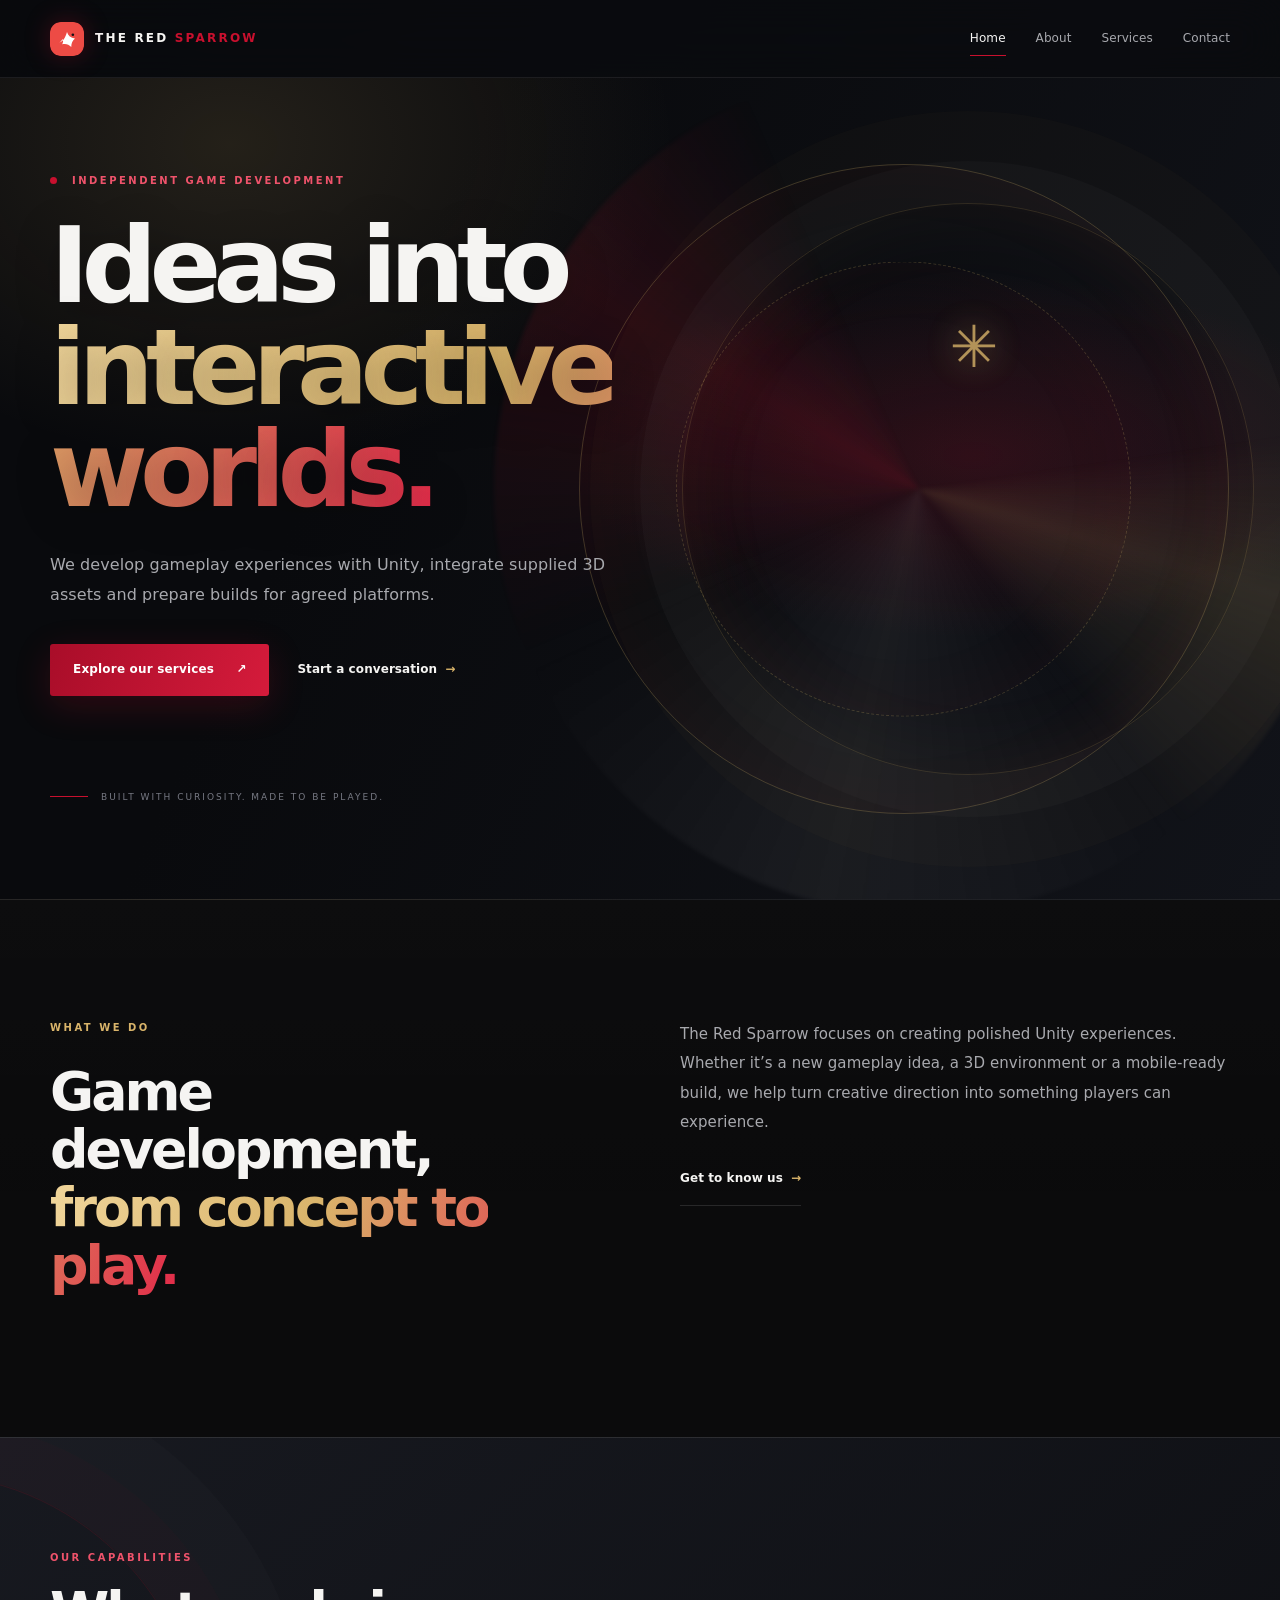
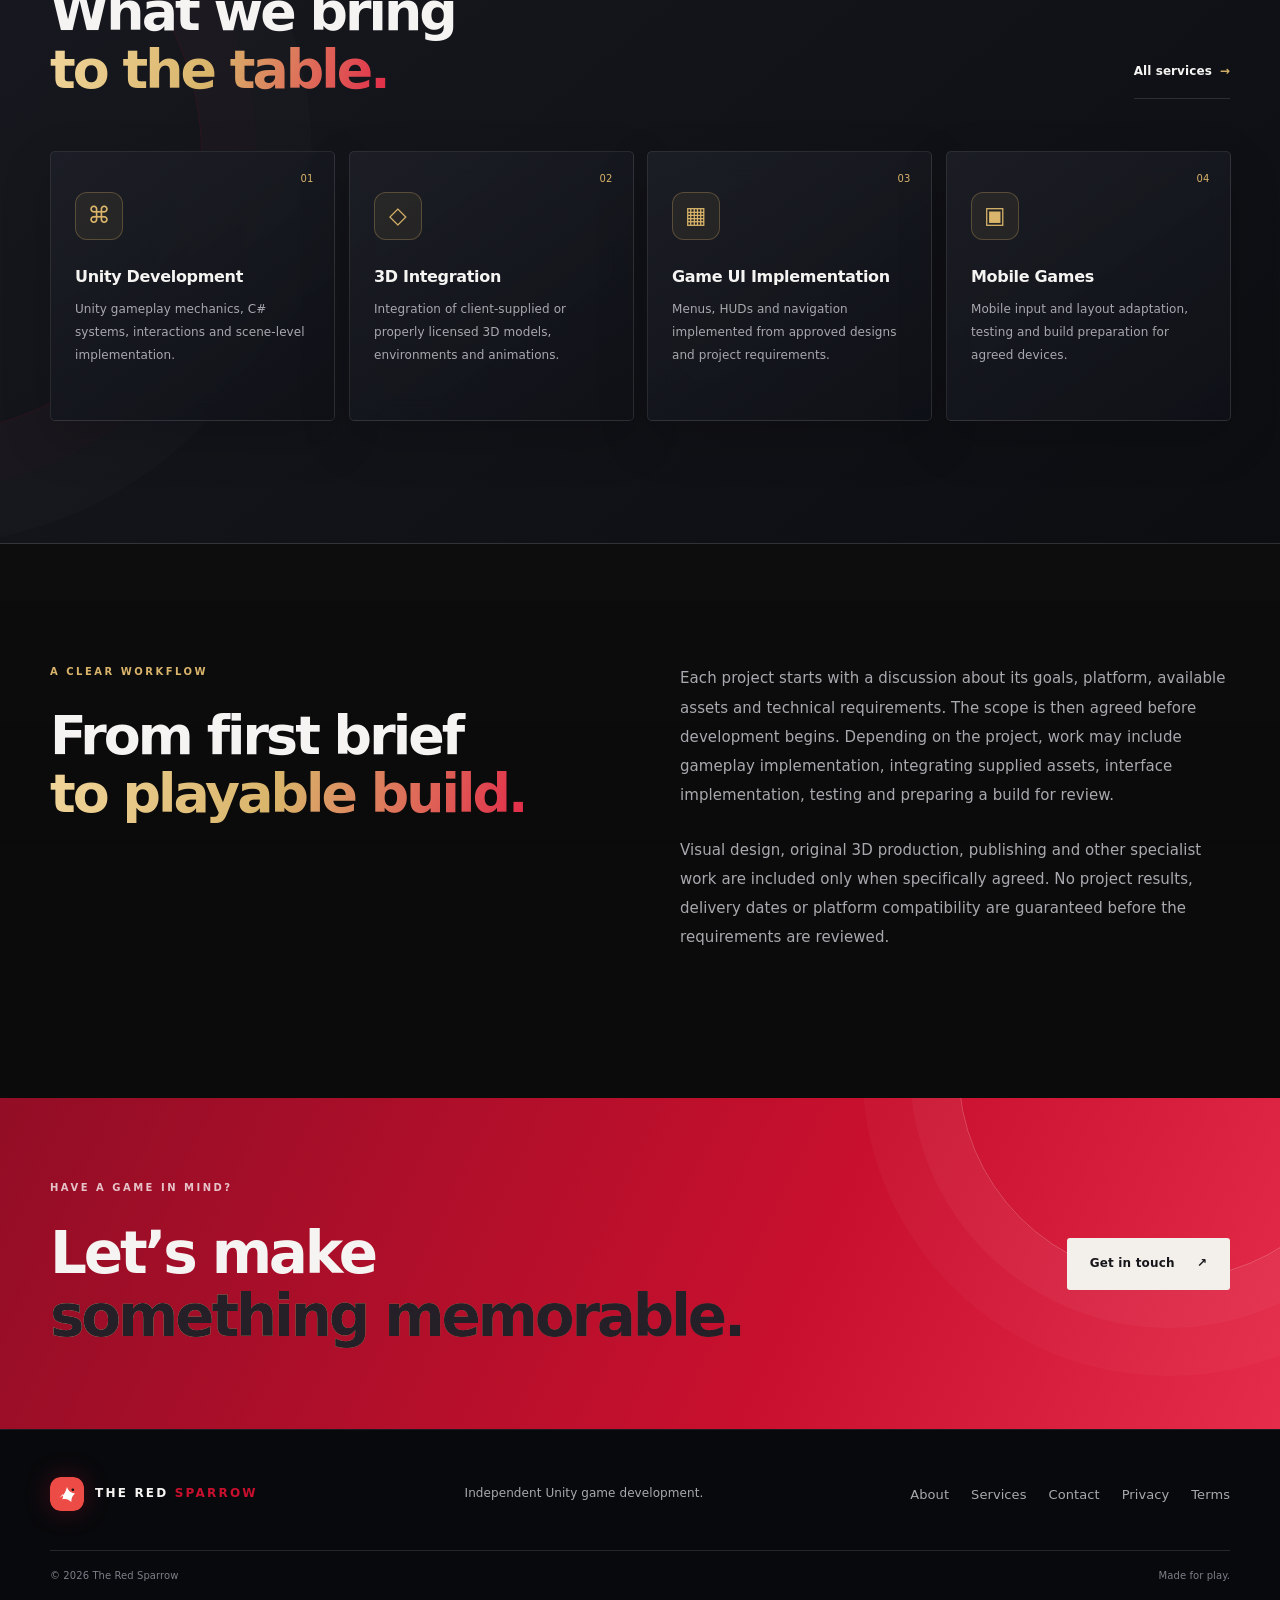
<file: index.html>
<!doctype html>
<html lang="en">
<head>
  <link rel="describedby" href="https://theredsparrow.online/llms.txt" type="text/markdown">
  <meta charset="utf-8">
  <meta name="viewport" content="width=device-width, initial-scale=1">
  <meta name="theme-color" content="#101116">
  <meta name="description" content="The Red Sparrow develops Unity gameplay systems, integrates supplied 3D assets and prepares mobile-focused game builds."><link rel="canonical" href="https://theredsparrow.online/">
  <meta property="og:type" content="website">
  <meta property="og:title" content="The Red Sparrow — Unity Game Development">
  <meta property="og:description" content="Unity gameplay development, 3D asset integration, game UI implementation and mobile build preparation.">
  <meta property="og:url" content="https://theredsparrow.online/"><meta property="og:image" content="https://theredsparrow.online/og-image.png"><meta property="og:image:type" content="image/png"><meta property="og:image:width" content="1200"><meta property="og:image:height" content="630"><meta property="og:image:alt" content="The Red Sparrow — independent Unity game development">
  <meta property="og:site_name" content="The Red Sparrow">
  <meta name="twitter:card" content="summary_large_image">
  <meta name="twitter:title" content="The Red Sparrow — Unity Game Development">
  <meta name="twitter:description" content="Unity game development, 3D integration, game UI implementation and mobile game experiences.">
  <meta name="twitter:image" content="https://theredsparrow.online/og-image.png">
  <title>The Red Sparrow — Unity Game Development</title>
  <script type="application/ld+json">
  {
    "@context": "https://schema.org",
    "@type": "Organization",
    "@id": "https://theredsparrow.online/#organization",
    "name": "The Red Sparrow",
    "url": "https://theredsparrow.online/",
    "logo": {"@type":"ImageObject","url":"https://theredsparrow.online/logo.svg","width":512,"height":512},
    "description": "Independent game development brand focused on Unity game development, 3D integration, game UI/UX and mobile games.",
    "email": "admin@theredsparrow.online",
    "contactPoint": {"@type": "ContactPoint", "contactType": "general enquiries", "email": "admin@theredsparrow.online"}
  }
  </script>
  <link rel="icon" href="favicon.svg" type="image/svg+xml">
  <link rel="stylesheet" href="styles.css?v=20261122-mobilefix">
</head>
<body>
  <a class="skip-link" href="#main">Skip to content</a>
  <header class="site-header"><div class="container nav-wrap">
    <a class="brand" href="/" aria-label="The Red Sparrow home"><img class="brand-logo" src="favicon.svg" alt="" width="31" height="31"><span>THE RED <b>SPARROW</b></span></a>
    <nav aria-label="Main navigation"><a class="active" aria-current="page" href="/">Home</a><a href="about.html">About</a><a href="services.html">Services</a><a href="contact.html">Contact</a></nav>
  </div></header>
  <main id="main">
    <section class="hero" data-trs-section="hero"><div class="container hero-inner">
      <p class="eyebrow"><span aria-hidden="true"></span> INDEPENDENT GAME DEVELOPMENT</p>
      <h1>Ideas into<br><em>interactive worlds.</em></h1>
      <p class="hero-copy">We develop gameplay experiences with Unity, integrate supplied 3D assets and prepare builds for agreed platforms.</p>
      <div class="hero-actions"><a class="button button-primary" href="services.html">Explore our services <span aria-hidden="true">↗</span></a><a class="text-link" href="contact.html">Start a conversation <span aria-hidden="true">→</span></a></div>
      <div class="hero-note"><span class="note-line"></span><span>BUILT WITH CURIOSITY. MADE TO BE PLAYED.</span></div>
    </div><div class="hero-orbit orbit-one" aria-hidden="true"></div><div class="hero-orbit orbit-two" aria-hidden="true"></div><div class="hero-spark" aria-hidden="true">✳</div></section>
    <section class="section" data-trs-section="intro"><div class="container intro-grid">
      <div><p class="eyebrow">WHAT WE DO</p><h2>Game development,<br><em>from concept to play.</em></h2></div>
      <div><p class="section-copy">The Red Sparrow focuses on creating polished Unity experiences. Whether it’s a new gameplay idea, a 3D environment or a mobile-ready build, we help turn creative direction into something players can experience.</p><a class="under-link" href="about.html">Get to know us <span>→</span></a></div>
    </div></section>
    <section class="services-strip" data-trs-section="services"><div class="container"><div class="section-heading"><div><p class="eyebrow">OUR CAPABILITIES</p><h2>What we bring<br><em>to the table.</em></h2></div><a class="under-link" href="services.html">All services <span>→</span></a></div>
      <div class="service-grid">
        <article class="service-card"><span class="card-number">01</span><div class="service-icon" aria-hidden="true">⌘</div><h3>Unity Development</h3><p>Unity gameplay mechanics, C# systems, interactions and scene-level implementation.</p></article>
        <article class="service-card"><span class="card-number">02</span><div class="service-icon" aria-hidden="true">◇</div><h3>3D Integration</h3><p>Integration of client-supplied or properly licensed 3D models, environments and animations.</p></article>
        <article class="service-card"><span class="card-number">03</span><div class="service-icon" aria-hidden="true">▦</div><h3>Game UI Implementation</h3><p>Menus, HUDs and navigation implemented from approved designs and project requirements.</p></article>
        <article class="service-card"><span class="card-number">04</span><div class="service-icon" aria-hidden="true">▣</div><h3>Mobile Games</h3><p>Mobile input and layout adaptation, testing and build preparation for agreed devices.</p></article>
      </div>
    </div></section>
    <!-- ADMIN:projects:START -->
<!-- ADMIN:projects:END -->
    <!-- ADMIN:social:START -->
    <!-- ADMIN:social:END -->
    <!-- ADMIN:brands:START -->
    <!-- ADMIN:brands:END -->
    <section class="section" data-trs-section="workflow"><div class="container intro-grid"><div><p class="eyebrow">A CLEAR WORKFLOW</p><h2>From first brief<br><em>to playable build.</em></h2></div><div><p class="section-copy">Each project starts with a discussion about its goals, platform, available assets and technical requirements. The scope is then agreed before development begins. Depending on the project, work may include gameplay implementation, integrating supplied assets, interface implementation, testing and preparing a build for review.</p><p class="section-copy">Visual design, original 3D production, publishing and other specialist work are included only when specifically agreed. No project results, delivery dates or platform compatibility are guaranteed before the requirements are reviewed.</p></div></div></section><section class="closing-cta" data-trs-section="contact"><div class="container cta-inner"><div><p class="eyebrow">HAVE A GAME IN MIND?</p><h2>Let’s make<br><em>something memorable.</em></h2></div><a class="button button-light" href="contact.html">Get in touch <span aria-hidden="true">↗</span></a></div></section>
  </main>
  <footer class="site-footer"><div class="container footer-top"><a class="brand" href="/"><img class="brand-logo" src="favicon.svg" alt="" width="31" height="31"><span>THE RED <b>SPARROW</b></span></a><p>Independent Unity game development.</p><div class="footer-links"><a href="about.html">About</a><a href="services.html">Services</a><a href="contact.html">Contact</a><a href="privacy.html">Privacy</a><a href="terms.html">Terms</a></div></div><div class="container footer-bottom"><span>© <span id="year">2026</span> The Red Sparrow</span><span>Made for play.</span></div></footer>
  <script>document.getElementById('year').textContent = new Date().getFullYear();</script>
<script src="/assets/motion.js" defer></script></body></html>
</file>
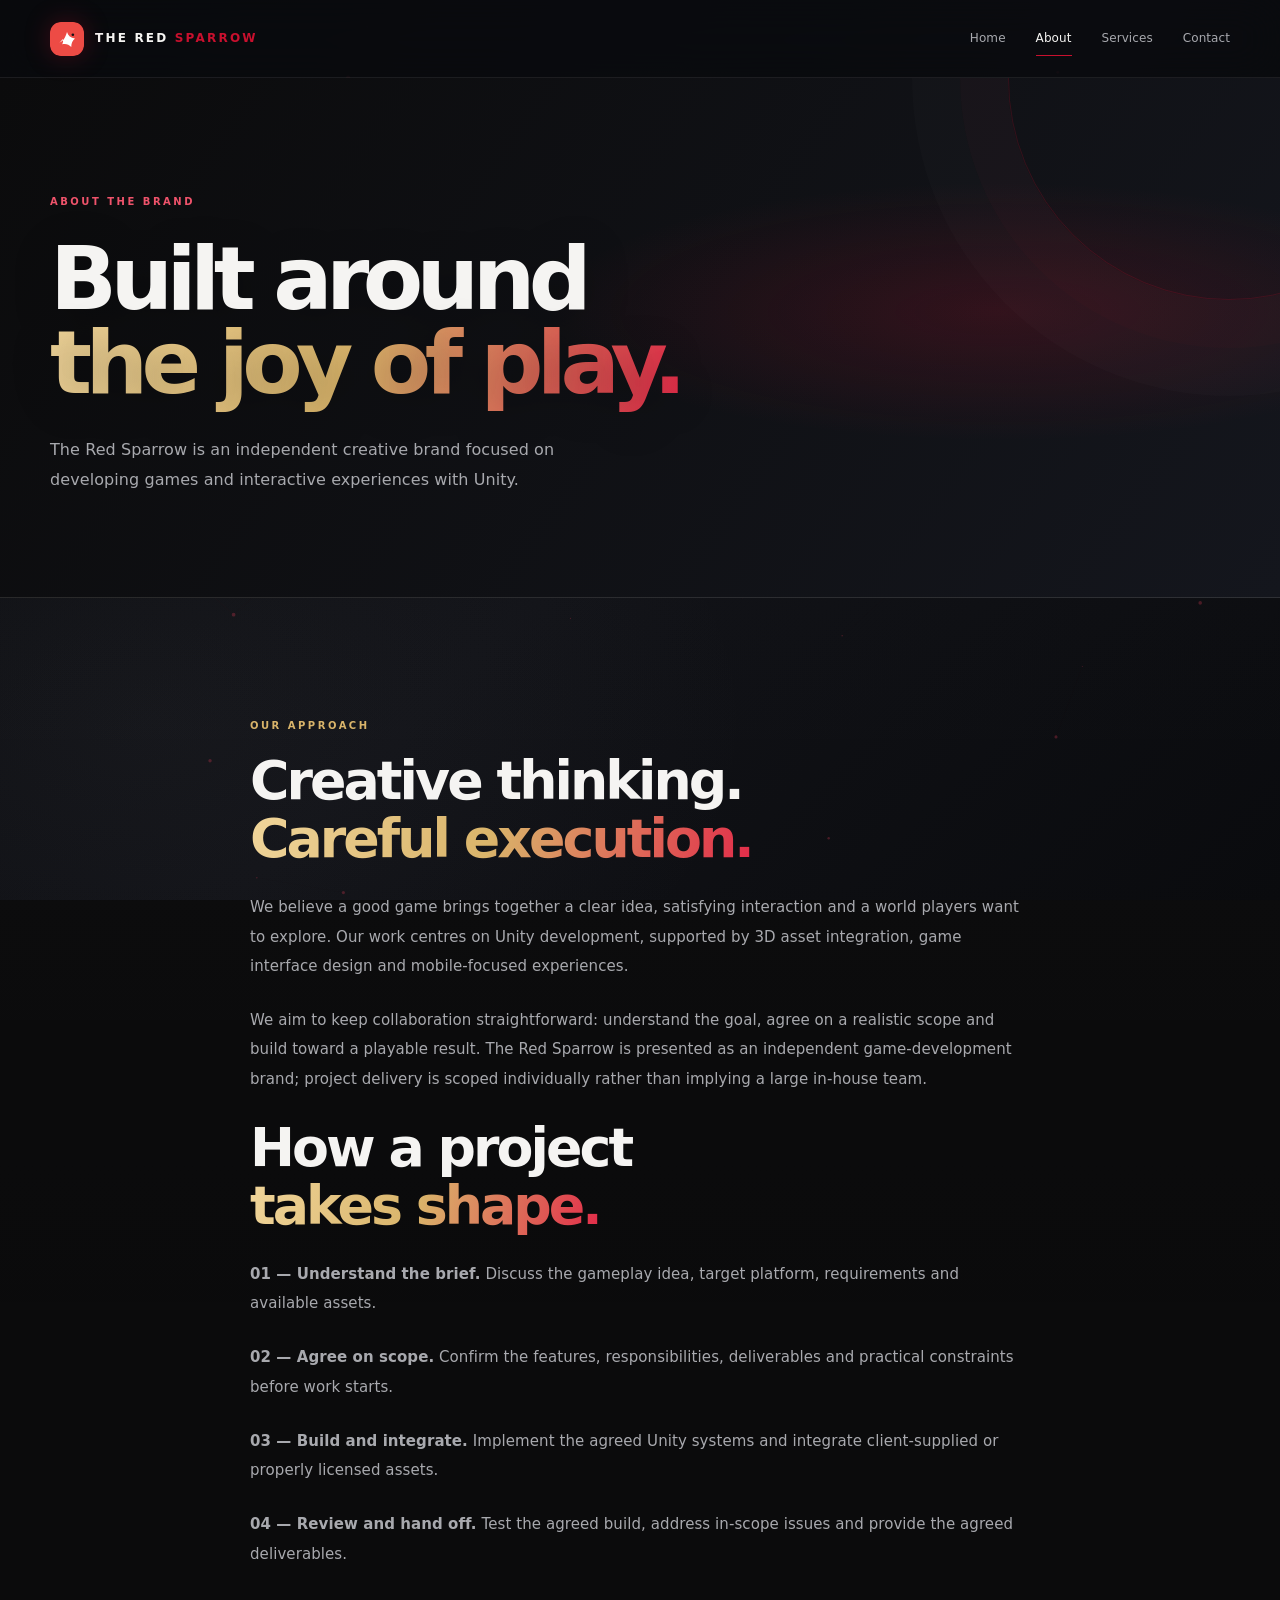
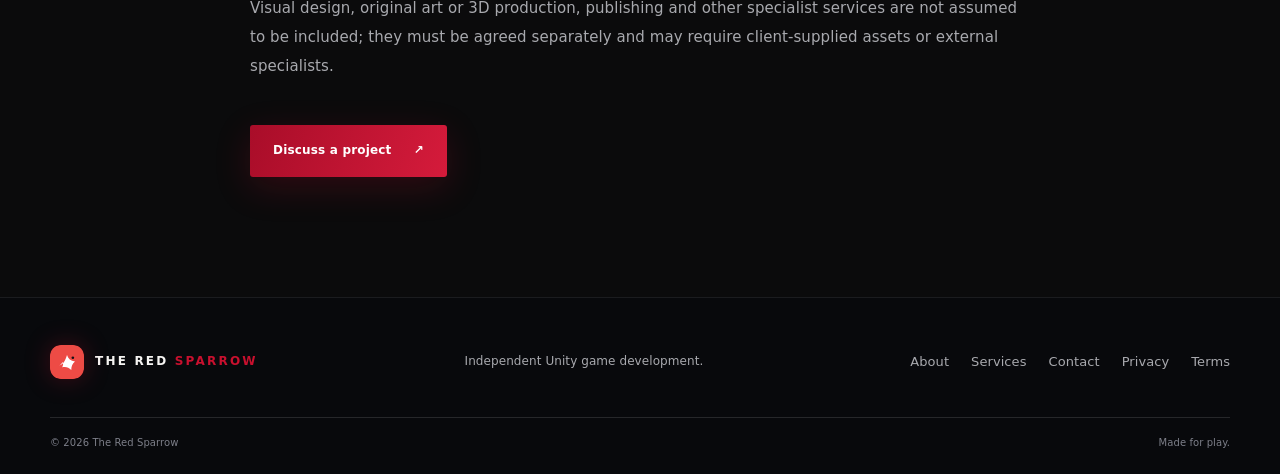
<file: about.html>
<!doctype html>
<html lang="en"><head>
  <link rel="describedby" href="https://theredsparrow.online/llms.txt" type="text/markdown"><meta charset="utf-8"><meta name="viewport" content="width=device-width, initial-scale=1"><meta name="theme-color" content="#101116"><meta name="description" content="Learn about The Red Sparrow, an independent game-development brand focused on Unity and interactive experiences."><link rel="canonical" href="https://theredsparrow.online/about.html"><meta property="og:title" content="About — The Red Sparrow"><meta property="og:description" content="An independent game-development brand focused on Unity."><meta property="og:type" content="website"><meta property="og:url" content="https://theredsparrow.online/about.html"><meta property="og:image" content="https://theredsparrow.online/og-image.png"><meta property="og:image:type" content="image/png"><meta property="og:image:width" content="1200"><meta property="og:image:height" content="630"><meta property="og:image:alt" content="The Red Sparrow — independent Unity game development"><meta property="og:site_name" content="The Red Sparrow">
  <meta name="twitter:card" content="summary_large_image">
  <meta name="twitter:title" content="About — The Red Sparrow">
  <meta name="twitter:description" content="An independent game-development brand focused on Unity.">
  <meta name="twitter:image" content="https://theredsparrow.online/og-image.png"><title>About — The Red Sparrow</title><link rel="icon" href="favicon.svg" type="image/svg+xml"><link rel="stylesheet" href="styles.css?v=20261122-mobilefix">
</head>
<body><a class="skip-link" href="#main">Skip to content</a><header class="site-header"><div class="container nav-wrap"><a class="brand" href="/"><img class="brand-logo" src="favicon.svg" alt="" width="31" height="31"><span>THE RED <b>SPARROW</b></span></a><nav aria-label="Main navigation"><a href="/">Home</a><a class="active" aria-current="page" href="about.html">About</a><a href="services.html">Services</a><a href="contact.html">Contact</a></nav></div></header>
<main id="main"><section class="page-hero"><div class="container"><p class="eyebrow">ABOUT THE BRAND</p><h1>Built around<br><em>the joy of play.</em></h1><p class="hero-copy">The Red Sparrow is an independent creative brand focused on developing games and interactive experiences with Unity.</p></div></section>
<section class="section"><div class="container content-narrow"><p class="eyebrow">OUR APPROACH</p><h2>Creative thinking.<br><em>Careful execution.</em></h2><p class="section-copy">We believe a good game brings together a clear idea, satisfying interaction and a world players want to explore. Our work centres on Unity development, supported by 3D asset integration, game interface design and mobile-focused experiences.</p><p class="section-copy">We aim to keep collaboration straightforward: understand the goal, agree on a realistic scope and build toward a playable result. The Red Sparrow is presented as an independent game-development brand; project delivery is scoped individually rather than implying a large in-house team.</p><h2>How a project<br><em>takes shape.</em></h2><p class="section-copy"><strong>01 — Understand the brief.</strong> Discuss the gameplay idea, target platform, requirements and available assets.</p><p class="section-copy"><strong>02 — Agree on scope.</strong> Confirm the features, responsibilities, deliverables and practical constraints before work starts.</p><p class="section-copy"><strong>03 — Build and integrate.</strong> Implement the agreed Unity systems and integrate client-supplied or properly licensed assets.</p><p class="section-copy"><strong>04 — Review and hand off.</strong> Test the agreed build, address in-scope issues and provide the agreed deliverables.</p><p class="section-copy">Visual design, original art or 3D production, publishing and other specialist services are not assumed to be included; they must be agreed separately and may require client-supplied assets or external specialists.</p><a class="button button-primary" href="contact.html">Discuss a project <span>↗</span></a></div></section></main>
<footer class="site-footer"><div class="container footer-top"><a class="brand" href="/"><img class="brand-logo" src="favicon.svg" alt="" width="31" height="31"><span>THE RED <b>SPARROW</b></span></a><p>Independent Unity game development.</p><div class="footer-links"><a href="about.html" aria-current="page">About</a><a href="services.html">Services</a><a href="contact.html">Contact</a><a href="privacy.html">Privacy</a><a href="terms.html">Terms</a></div></div><div class="container footer-bottom"><span>© <span id="year">2026</span> The Red Sparrow</span><span>Made for play.</span></div></footer><script>document.getElementById('year').textContent=new Date().getFullYear();</script><script src="/assets/motion.js" defer></script></body></html>
</file>
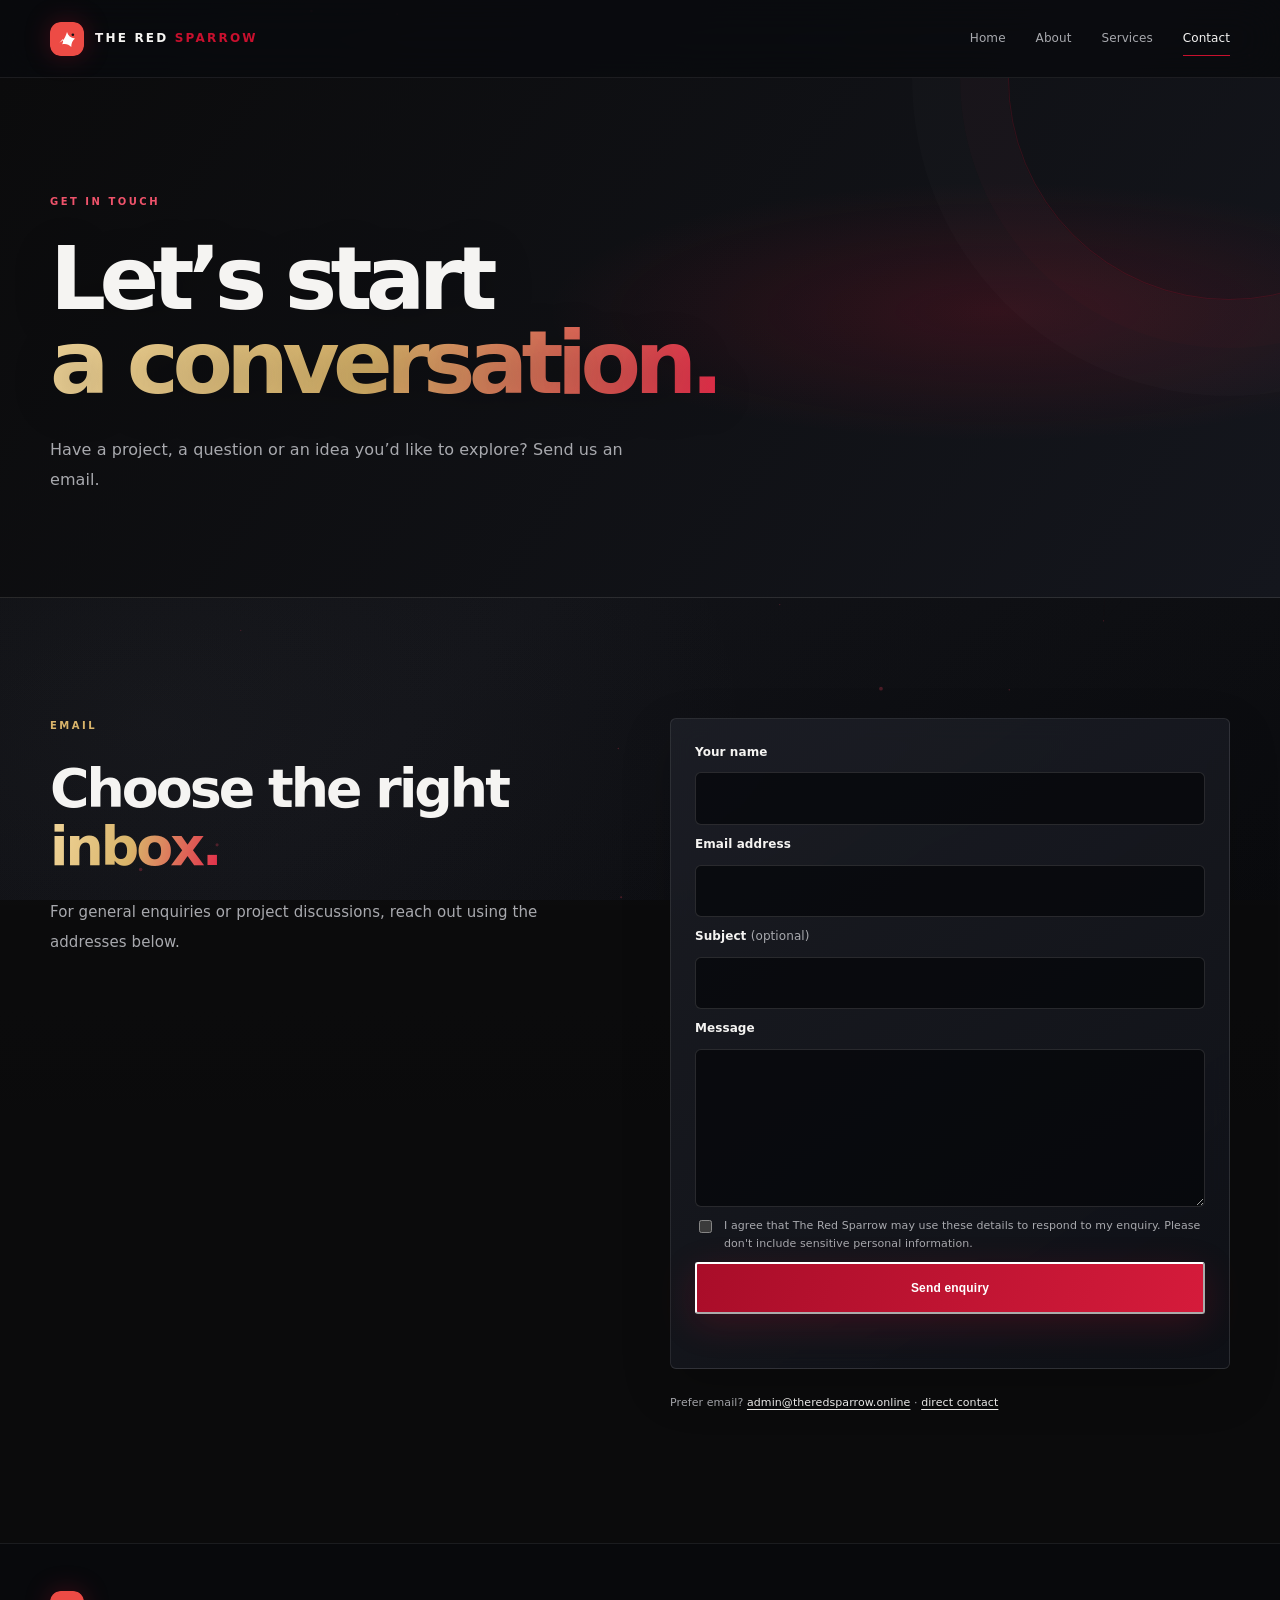
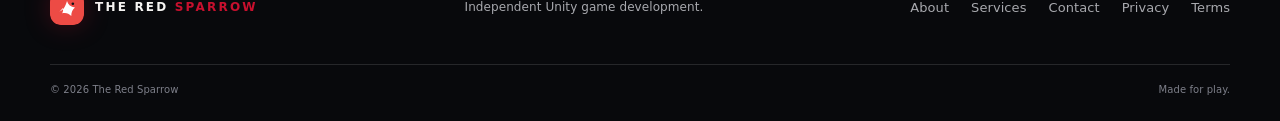
<file: contact.html>
<!doctype html>
<html lang="en"><head>
  <link rel="describedby" href="https://theredsparrow.online/llms.txt" type="text/markdown"><meta charset="utf-8"><meta name="viewport" content="width=device-width, initial-scale=1"><meta name="theme-color" content="#101116"><meta name="description" content="Contact The Red Sparrow about Unity game development, 3D asset integration, game UI implementation and mobile game projects."><link rel="canonical" href="https://theredsparrow.online/contact.html"><meta property="og:title" content="Contact — The Red Sparrow"><meta property="og:description" content="Tell us about the game or interactive experience you have in mind."><meta property="og:type" content="website"><meta property="og:url" content="https://theredsparrow.online/contact.html"><meta property="og:image" content="https://theredsparrow.online/og-image.png"><meta property="og:image:type" content="image/png"><meta property="og:image:width" content="1200"><meta property="og:image:height" content="630"><meta property="og:image:alt" content="The Red Sparrow — independent Unity game development"><meta property="og:site_name" content="The Red Sparrow">
  <meta name="twitter:card" content="summary_large_image">
  <meta name="twitter:title" content="Contact — The Red Sparrow">
  <meta name="twitter:description" content="Tell us about the game or interactive experience you have in mind.">
  <meta name="twitter:image" content="https://theredsparrow.online/og-image.png"><title>Contact — The Red Sparrow</title><link rel="icon" href="favicon.svg" type="image/svg+xml"><link rel="stylesheet" href="styles.css?v=20261122-mobilefix">
</head>
<body><a class="skip-link" href="#main">Skip to content</a><header class="site-header"><div class="container nav-wrap"><a class="brand" href="/"><img class="brand-logo" src="favicon.svg" alt="" width="31" height="31"><span>THE RED <b>SPARROW</b></span></a><nav aria-label="Main navigation"><a href="/">Home</a><a href="about.html">About</a><a href="services.html">Services</a><a class="active" aria-current="page" href="contact.html">Contact</a></nav></div></header>
<main id="main"><section class="page-hero"><div class="container"><p class="eyebrow">GET IN TOUCH</p><h1>Let’s start<br><em>a conversation.</em></h1><p class="hero-copy">Have a project, a question or an idea you’d like to explore? Send us an email.</p></div></section>
<section class="section"><div class="container contact-grid"><div><p class="eyebrow">EMAIL</p><h2>Choose the right<br><em>inbox.</em></h2><p class="section-copy">For general enquiries or project discussions, reach out using the addresses below.</p></div><div class="contact-methods"><form class="contact-form" id="public-contact-form"><label for="contact-name">Your name</label><input id="contact-name" name="name" autocomplete="name" maxlength="80" required><label for="contact-email">Email address</label><input id="contact-email" name="email" type="email" autocomplete="email" maxlength="254" required><label for="contact-subject">Subject <span>(optional)</span></label><input id="contact-subject" name="subject" maxlength="120"><label for="contact-message">Message</label><textarea id="contact-message" name="message" rows="5" minlength="10" maxlength="2000" required></textarea><label class="contact-consent"><input type="checkbox" name="consent" required><span>I agree that The Red Sparrow may use these details to respond to my enquiry. Please don't include sensitive personal information.</span></label><button class="button button-primary" type="submit">Send enquiry</button><p class="contact-form-status" id="contact-form-status" role="status" aria-live="polite"></p></form><p class="contact-fallback">Prefer email? <a href="mailto:admin@theredsparrow.online">admin@theredsparrow.online</a> · <a href="mailto:hammad@theredsparrow.online">direct contact</a></p></div></div></section></main>
<footer class="site-footer"><div class="container footer-top"><a class="brand" href="/"><img class="brand-logo" src="favicon.svg" alt="" width="31" height="31"><span>THE RED <b>SPARROW</b></span></a><p>Independent Unity game development.</p><div class="footer-links"><a href="about.html">About</a><a href="services.html">Services</a><a href="contact.html" aria-current="page">Contact</a><a href="privacy.html">Privacy</a><a href="terms.html">Terms</a></div></div><div class="container footer-bottom"><span>© <span id="year">2026</span> The Red Sparrow</span><span>Made for play.</span></div></footer><script>
(()=>{const form=document.getElementById("public-contact-form");if(!form)return;const status=document.getElementById("contact-form-status");form.addEventListener("submit",async event=>{event.preventDefault();const submit=form.querySelector("button[type=submit]");submit.disabled=true;submit.textContent="Sending…";status.textContent="";try{const values=Object.fromEntries(new FormData(form));const response=await fetch("/admin-api/inquiries",{method:"POST",headers:{"content-type":"application/json"},credentials:"same-origin",body:JSON.stringify({...values,consent:form.elements.consent.checked})});const data=await response.json().catch(()=>({}));if(!response.ok)throw new Error(data.error||"Your message could not be sent.");form.reset();status.dataset.state="ok";status.setAttribute("role","status");status.textContent=data.message||"Thank you. Your enquiry has been received."}catch(error){status.dataset.state="error";status.setAttribute("role","alert");status.textContent=error.message}finally{submit.disabled=false;submit.textContent="Send enquiry"}})})();
</script><script>document.getElementById('year').textContent=new Date().getFullYear();</script><script src="/assets/motion.js" defer></script></body></html>
</file>
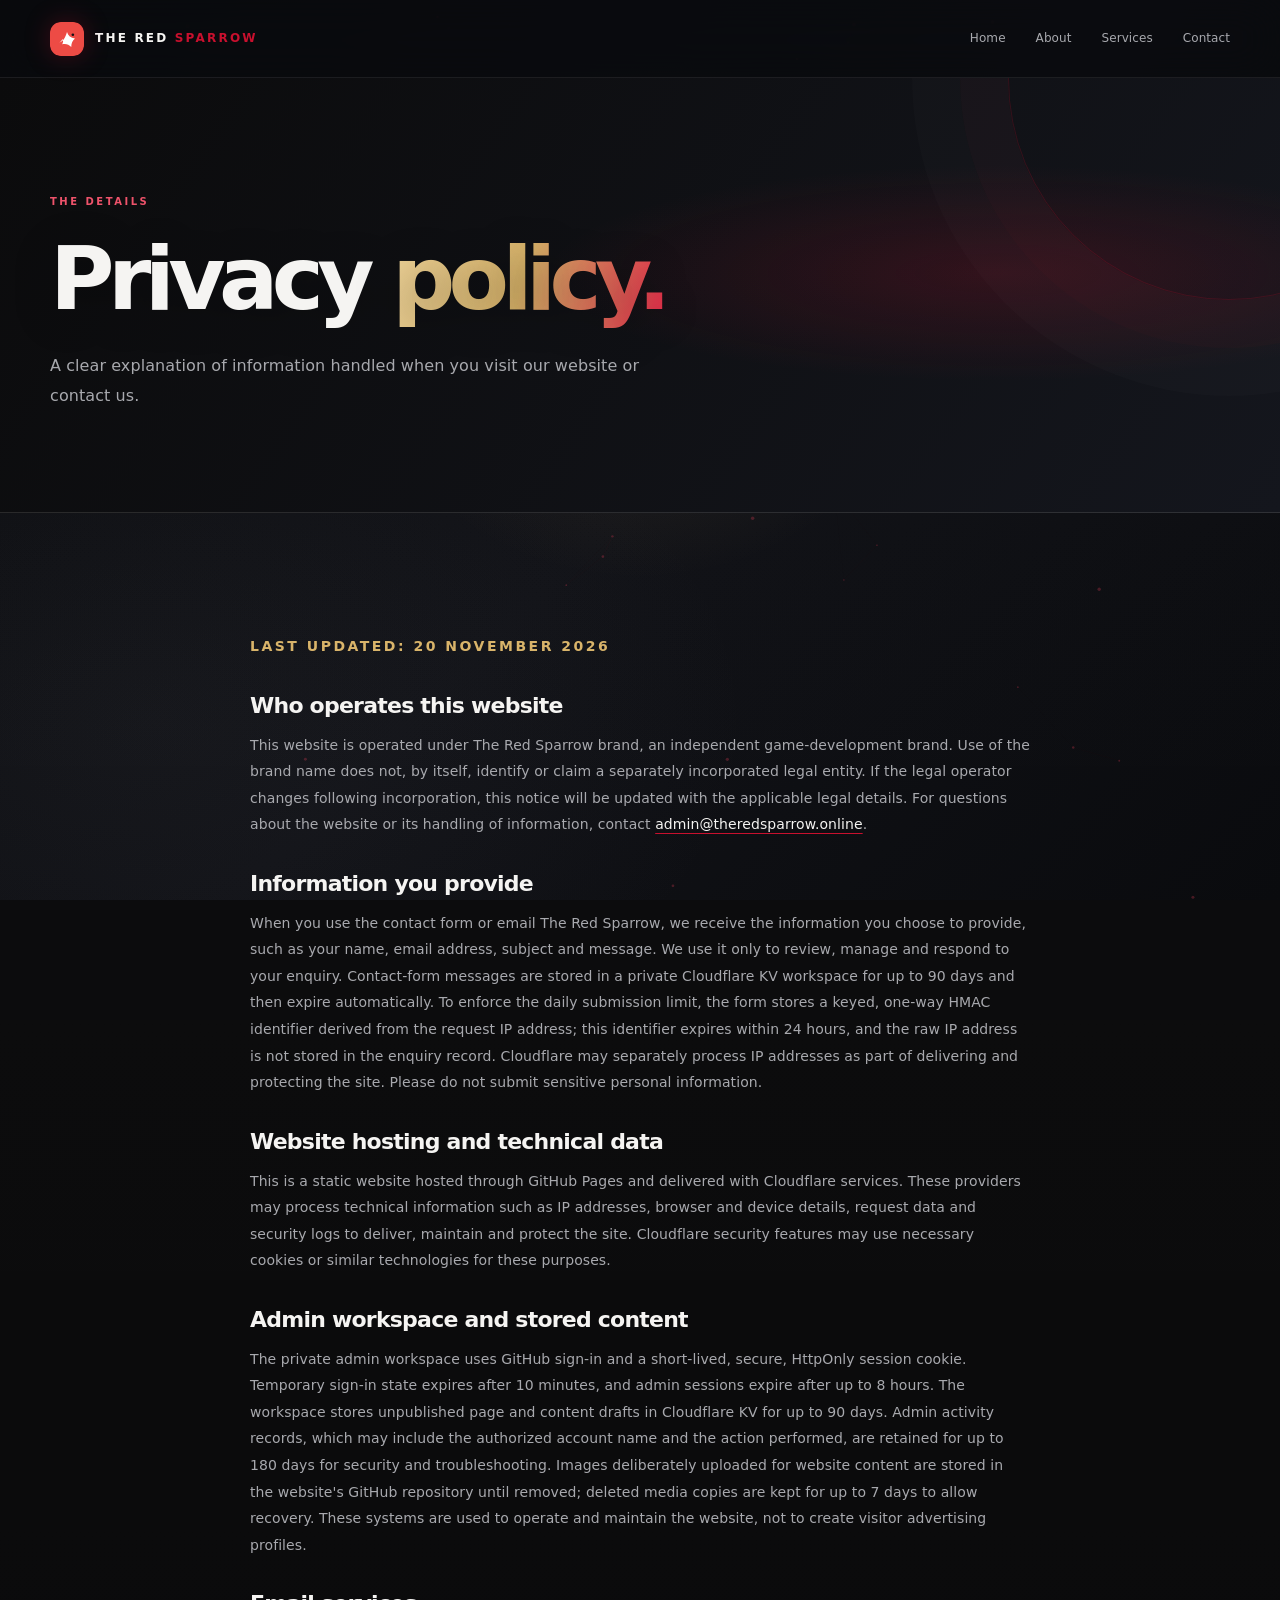
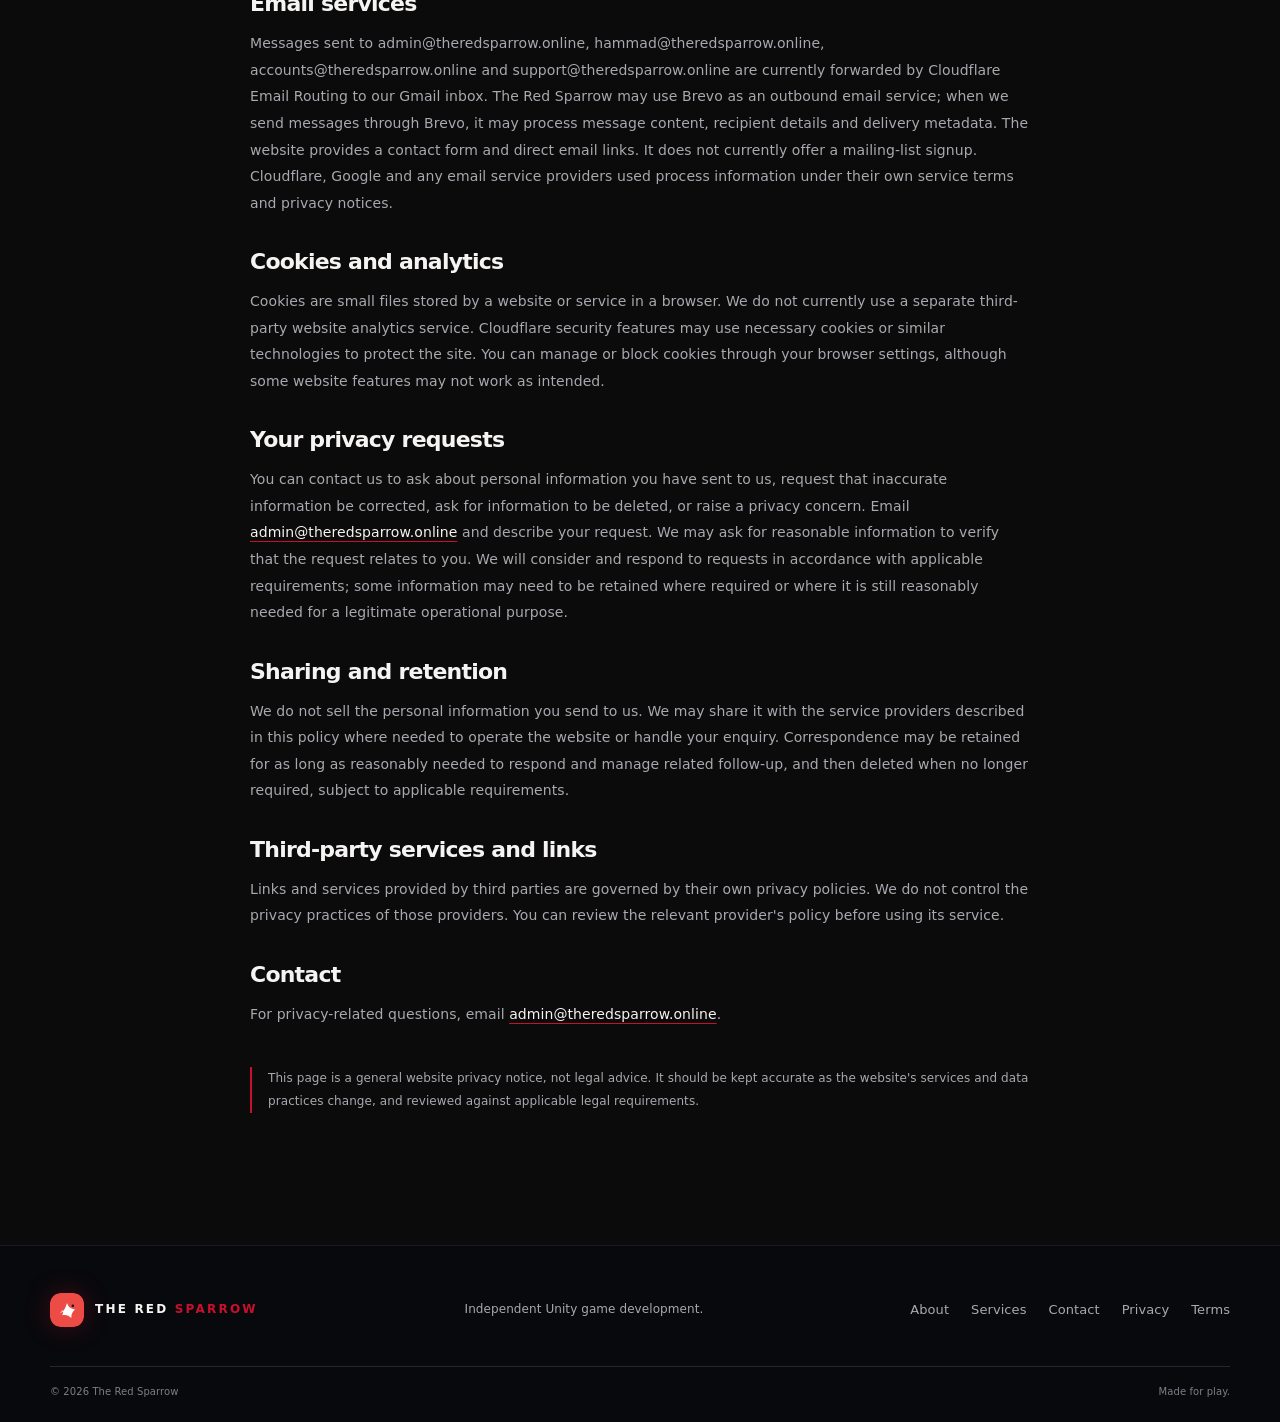
<file: privacy.html>
<!doctype html>
<html lang="en">
<head>
  <link rel="describedby" href="https://theredsparrow.online/llms.txt" type="text/markdown">
  <meta charset="utf-8">
  <meta name="viewport" content="width=device-width, initial-scale=1">
  <meta name="theme-color" content="#101116">
  <meta name="description" content="Privacy information for visitors to The Red Sparrow, including contact enquiries, website hosting and technical data.">
  <link rel="canonical" href="https://theredsparrow.online/privacy.html">
  <meta property="og:title" content="Privacy Policy — The Red Sparrow">
  <meta property="og:description" content="How The Red Sparrow handles information shared through its website.">
  <meta property="og:type" content="website">
  <meta property="og:url" content="https://theredsparrow.online/privacy.html">
  <meta property="og:image" content="https://theredsparrow.online/og-image.png">
  <meta property="og:image:type" content="image/png">
  <meta property="og:image:width" content="1200">
  <meta property="og:image:height" content="630">
  <meta property="og:image:alt" content="The Red Sparrow — independent Unity game development">
  <meta property="og:site_name" content="The Red Sparrow">
  <meta name="twitter:card" content="summary_large_image">
  <meta name="twitter:title" content="Privacy Policy — The Red Sparrow">
  <meta name="twitter:description" content="How The Red Sparrow handles information shared through its website.">
  <meta name="twitter:image" content="https://theredsparrow.online/og-image.png">
  <title>Privacy Policy — The Red Sparrow</title>
  <link rel="icon" href="favicon.svg" type="image/svg+xml">
  <link rel="stylesheet" href="styles.css?v=20261122-mobilefix">
</head>
<body>
  <a class="skip-link" href="#main">Skip to content</a>
  <header class="site-header">
    <div class="container nav-wrap">
      <a class="brand" href="/"><img class="brand-logo" src="favicon.svg" alt="" width="31" height="31"><span>THE RED <b>SPARROW</b></span></a>
      <nav aria-label="Main navigation">
        <a href="/">Home</a><a href="about.html">About</a><a href="services.html">Services</a><a href="contact.html">Contact</a>
      </nav>
    </div>
  </header>
  <main id="main">
    <section class="page-hero">
      <div class="container">
        <p class="eyebrow">THE DETAILS</p>
        <h1>Privacy <em>policy.</em></h1>
        <p class="hero-copy">A clear explanation of information handled when you visit our website or contact us.</p>
      </div>
    </section>
    <section class="section">
      <div class="container content-narrow policy-copy">
        <p class="eyebrow">LAST UPDATED: 20 NOVEMBER 2026</p>

        <h2>Who operates this website</h2>
        <p>This website is operated under The Red Sparrow brand, an independent game-development brand. Use of the brand name does not, by itself, identify or claim a separately incorporated legal entity. If the legal operator changes following incorporation, this notice will be updated with the applicable legal details. For questions about the website or its handling of information, contact <a href="mailto:admin@theredsparrow.online">admin@theredsparrow.online</a>.</p>

        <h2>Information you provide</h2>
        <p>When you use the contact form or email The Red Sparrow, we receive the information you choose to provide, such as your name, email address, subject and message. We use it only to review, manage and respond to your enquiry. Contact-form messages are stored in a private Cloudflare KV workspace for up to 90 days and then expire automatically. To enforce the daily submission limit, the form stores a keyed, one-way HMAC identifier derived from the request IP address; this identifier expires within 24 hours, and the raw IP address is not stored in the enquiry record. Cloudflare may separately process IP addresses as part of delivering and protecting the site. Please do not submit sensitive personal information.</p>

        <h2>Website hosting and technical data</h2>
        <p>This is a static website hosted through GitHub Pages and delivered with Cloudflare services. These providers may process technical information such as IP addresses, browser and device details, request data and security logs to deliver, maintain and protect the site. Cloudflare security features may use necessary cookies or similar technologies for these purposes.</p>

        <h2>Admin workspace and stored content</h2>
        <p>The private admin workspace uses GitHub sign-in and a short-lived, secure, HttpOnly session cookie. Temporary sign-in state expires after 10 minutes, and admin sessions expire after up to 8 hours. The workspace stores unpublished page and content drafts in Cloudflare KV for up to 90 days. Admin activity records, which may include the authorized account name and the action performed, are retained for up to 180 days for security and troubleshooting. Images deliberately uploaded for website content are stored in the website's GitHub repository until removed; deleted media copies are kept for up to 7 days to allow recovery. These systems are used to operate and maintain the website, not to create visitor advertising profiles.</p>

        <h2>Email services</h2>
        <p>Messages sent to admin@theredsparrow.online, hammad@theredsparrow.online, accounts@theredsparrow.online and support@theredsparrow.online are currently forwarded by Cloudflare Email Routing to our Gmail inbox. The Red Sparrow may use Brevo as an outbound email service; when we send messages through Brevo, it may process message content, recipient details and delivery metadata. The website provides a contact form and direct email links. It does not currently offer a mailing-list signup. Cloudflare, Google and any email service providers used process information under their own service terms and privacy notices.</p>

        <h2>Cookies and analytics</h2>
        <p>Cookies are small files stored by a website or service in a browser. We do not currently use a separate third-party website analytics service. Cloudflare security features may use necessary cookies or similar technologies to protect the site. You can manage or block cookies through your browser settings, although some website features may not work as intended.</p>

        <h2>Your privacy requests</h2>
        <p>You can contact us to ask about personal information you have sent to us, request that inaccurate information be corrected, ask for information to be deleted, or raise a privacy concern. Email <a href="mailto:admin@theredsparrow.online">admin@theredsparrow.online</a> and describe your request. We may ask for reasonable information to verify that the request relates to you. We will consider and respond to requests in accordance with applicable requirements; some information may need to be retained where required or where it is still reasonably needed for a legitimate operational purpose.</p>

        <h2>Sharing and retention</h2>
        <p>We do not sell the personal information you send to us. We may share it with the service providers described in this policy where needed to operate the website or handle your enquiry. Correspondence may be retained for as long as reasonably needed to respond and manage related follow-up, and then deleted when no longer required, subject to applicable requirements.</p>

        <h2>Third-party services and links</h2>
        <p>Links and services provided by third parties are governed by their own privacy policies. We do not control the privacy practices of those providers. You can review the relevant provider's policy before using its service.</p>

        <h2>Contact</h2>
        <p>For privacy-related questions, email <a href="mailto:admin@theredsparrow.online">admin@theredsparrow.online</a>.</p>

        <p class="small-note">This page is a general website privacy notice, not legal advice. It should be kept accurate as the website's services and data practices change, and reviewed against applicable legal requirements.</p>
      </div>
    </section>
  </main>
  <footer class="site-footer">
    <div class="container footer-top">
      <a class="brand" href="/"><img class="brand-logo" src="favicon.svg" alt="" width="31" height="31"><span>THE RED <b>SPARROW</b></span></a>
      <p>Independent Unity game development.</p>
      <div class="footer-links"><a href="about.html">About</a><a href="services.html">Services</a><a href="contact.html">Contact</a><a href="privacy.html" aria-current="page">Privacy</a><a href="terms.html">Terms</a></div>
    </div>
    <div class="container footer-bottom"><span>© <span id="year">2026</span> The Red Sparrow</span><span>Made for play.</span></div>
  </footer>
  <script>document.getElementById('year').textContent = new Date().getFullYear();</script>
<script src="/assets/motion.js" defer></script></body>
</html>
</file>
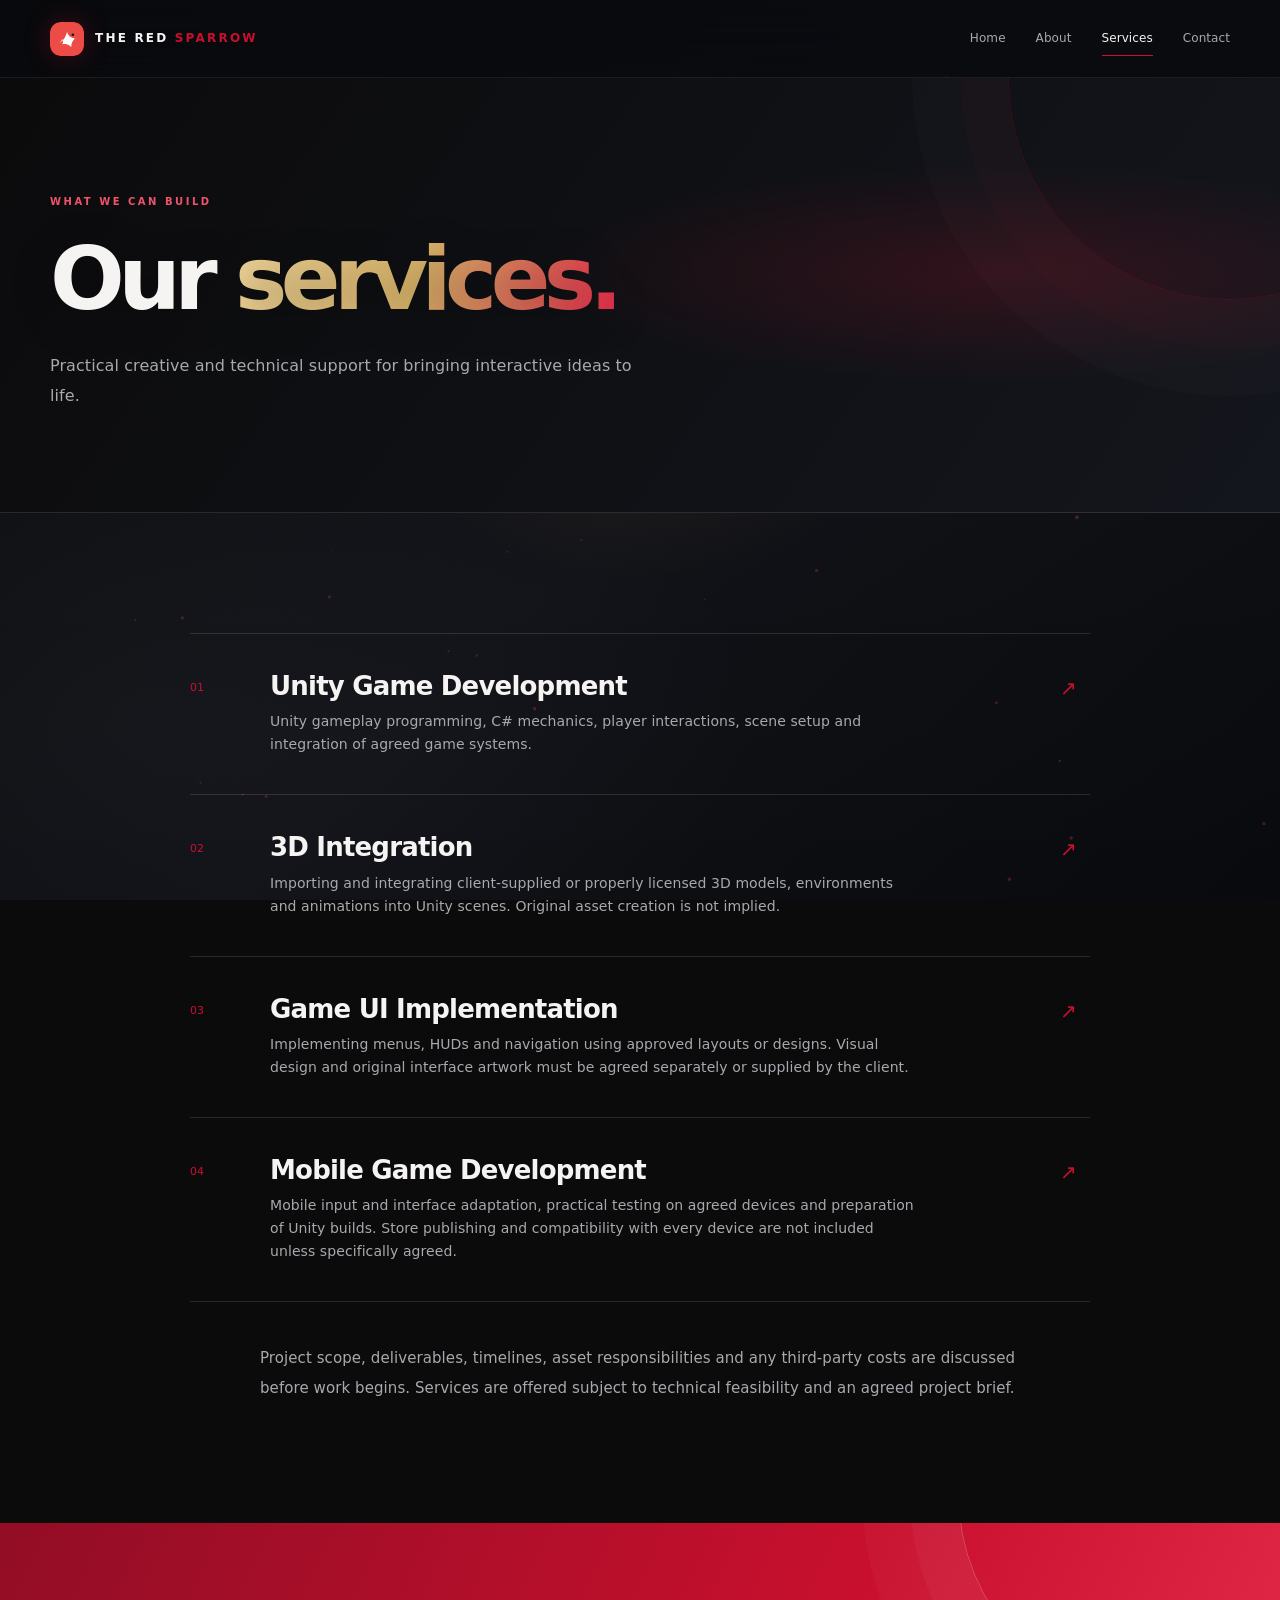
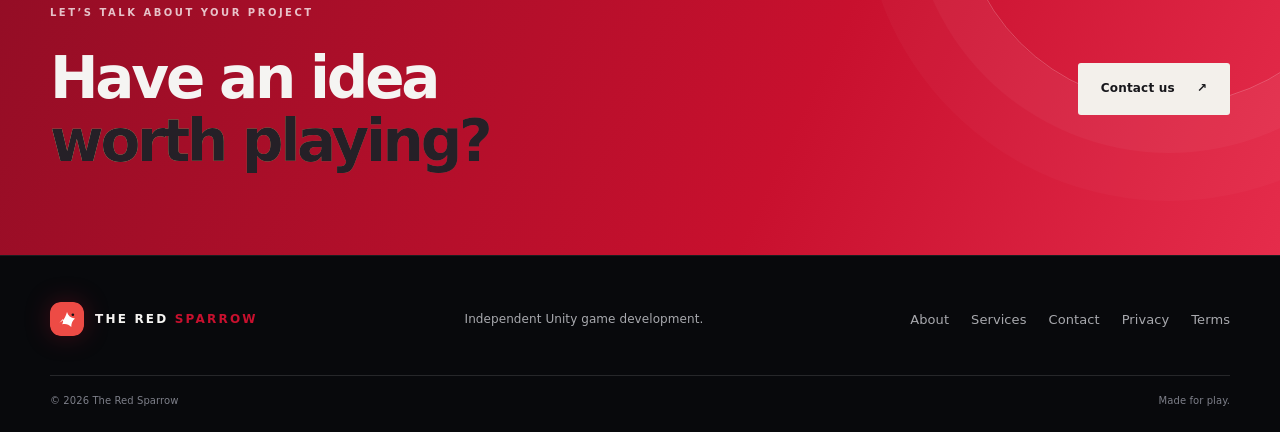
<file: services.html>
<!doctype html>
<html lang="en"><head>
  <link rel="describedby" href="https://theredsparrow.online/llms.txt" type="text/markdown"><meta charset="utf-8"><meta name="viewport" content="width=device-width, initial-scale=1"><meta name="theme-color" content="#101116"><meta name="description" content="Explore The Red Sparrow's services: Unity gameplay development, 3D asset integration, game UI implementation and mobile build preparation."><link rel="canonical" href="https://theredsparrow.online/services.html"><meta property="og:title" content="Services — The Red Sparrow"><meta property="og:description" content="Unity gameplay development, 3D asset integration, game UI implementation and mobile build preparation."><meta property="og:type" content="website"><meta property="og:url" content="https://theredsparrow.online/services.html"><meta property="og:image" content="https://theredsparrow.online/og-image.png"><meta property="og:image:type" content="image/png"><meta property="og:image:width" content="1200"><meta property="og:image:height" content="630"><meta property="og:image:alt" content="The Red Sparrow — independent Unity game development"><meta property="og:site_name" content="The Red Sparrow">
  <meta name="twitter:card" content="summary_large_image">
  <meta name="twitter:title" content="Services — The Red Sparrow">
  <meta name="twitter:description" content="Unity development, 3D integration, game UI implementation and mobile game experiences.">
  <meta name="twitter:image" content="https://theredsparrow.online/og-image.png"><title>Services — The Red Sparrow</title><link rel="icon" href="favicon.svg" type="image/svg+xml"><link rel="stylesheet" href="styles.css?v=20261122-mobilefix">
</head>
<body><a class="skip-link" href="#main">Skip to content</a><header class="site-header"><div class="container nav-wrap"><a class="brand" href="/"><img class="brand-logo" src="favicon.svg" alt="" width="31" height="31"><span>THE RED <b>SPARROW</b></span></a><nav aria-label="Main navigation"><a href="/">Home</a><a href="about.html">About</a><a class="active" aria-current="page" href="services.html">Services</a><a href="contact.html">Contact</a></nav></div></header>
<main id="main"><section class="page-hero"><div class="container"><p class="eyebrow">WHAT WE CAN BUILD</p><h1>Our <em>services.</em></h1><p class="hero-copy">Practical creative and technical support for bringing interactive ideas to life.</p></div></section>
<section class="section"><div class="container service-list">
<article class="service-row"><span class="row-num">01</span><div><h2>Unity Game Development</h2><p>Unity gameplay programming, C# mechanics, player interactions, scene setup and integration of agreed game systems.</p></div><span class="row-symbol" aria-hidden="true">↗</span></article>
<article class="service-row"><span class="row-num">02</span><div><h2>3D Integration</h2><p>Importing and integrating client-supplied or properly licensed 3D models, environments and animations into Unity scenes. Original asset creation is not implied.</p></div><span class="row-symbol" aria-hidden="true">↗</span></article>
<article class="service-row"><span class="row-num">03</span><div><h2>Game UI Implementation</h2><p>Implementing menus, HUDs and navigation using approved layouts or designs. Visual design and original interface artwork must be agreed separately or supplied by the client.</p></div><span class="row-symbol" aria-hidden="true">↗</span></article>
<article class="service-row"><span class="row-num">04</span><div><h2>Mobile Game Development</h2><p>Mobile input and interface adaptation, practical testing on agreed devices and preparation of Unity builds. Store publishing and compatibility with every device are not included unless specifically agreed.</p></div><span class="row-symbol" aria-hidden="true">↗</span></article>
</div><p class="section-copy" style="max-width:760px;margin:42px auto 0">Project scope, deliverables, timelines, asset responsibilities and any third-party costs are discussed before work begins. Services are offered subject to technical feasibility and an agreed project brief.</p></section><section class="closing-cta"><div class="container cta-inner"><div><p class="eyebrow">LET’S TALK ABOUT YOUR PROJECT</p><h2>Have an idea<br><em>worth playing?</em></h2></div><a class="button button-light" href="contact.html">Contact us <span>↗</span></a></div></section></main>
<footer class="site-footer"><div class="container footer-top"><a class="brand" href="/"><img class="brand-logo" src="favicon.svg" alt="" width="31" height="31"><span>THE RED <b>SPARROW</b></span></a><p>Independent Unity game development.</p><div class="footer-links"><a href="about.html">About</a><a href="services.html" aria-current="page">Services</a><a href="contact.html">Contact</a><a href="privacy.html">Privacy</a><a href="terms.html">Terms</a></div></div><div class="container footer-bottom"><span>© <span id="year">2026</span> The Red Sparrow</span><span>Made for play.</span></div></footer><script>document.getElementById('year').textContent=new Date().getFullYear();</script><script src="/assets/motion.js" defer></script></body></html>
</file>
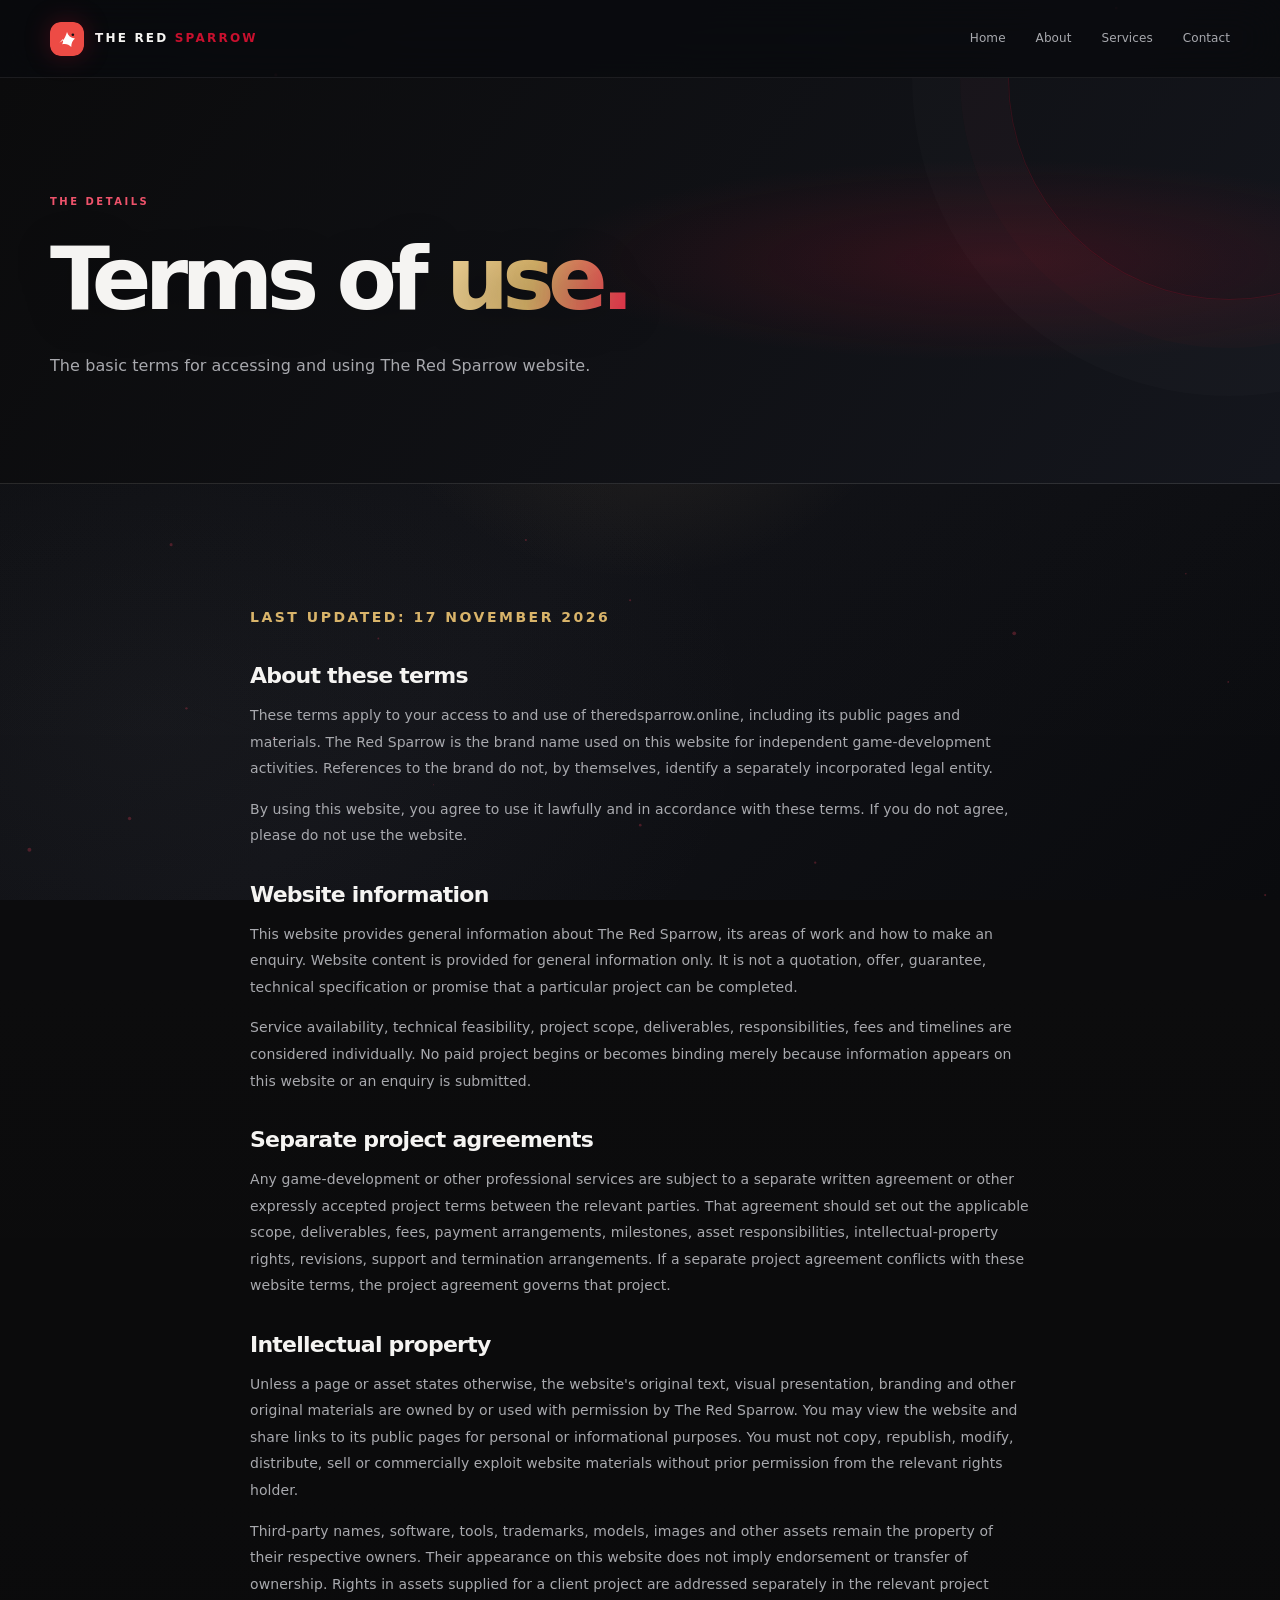
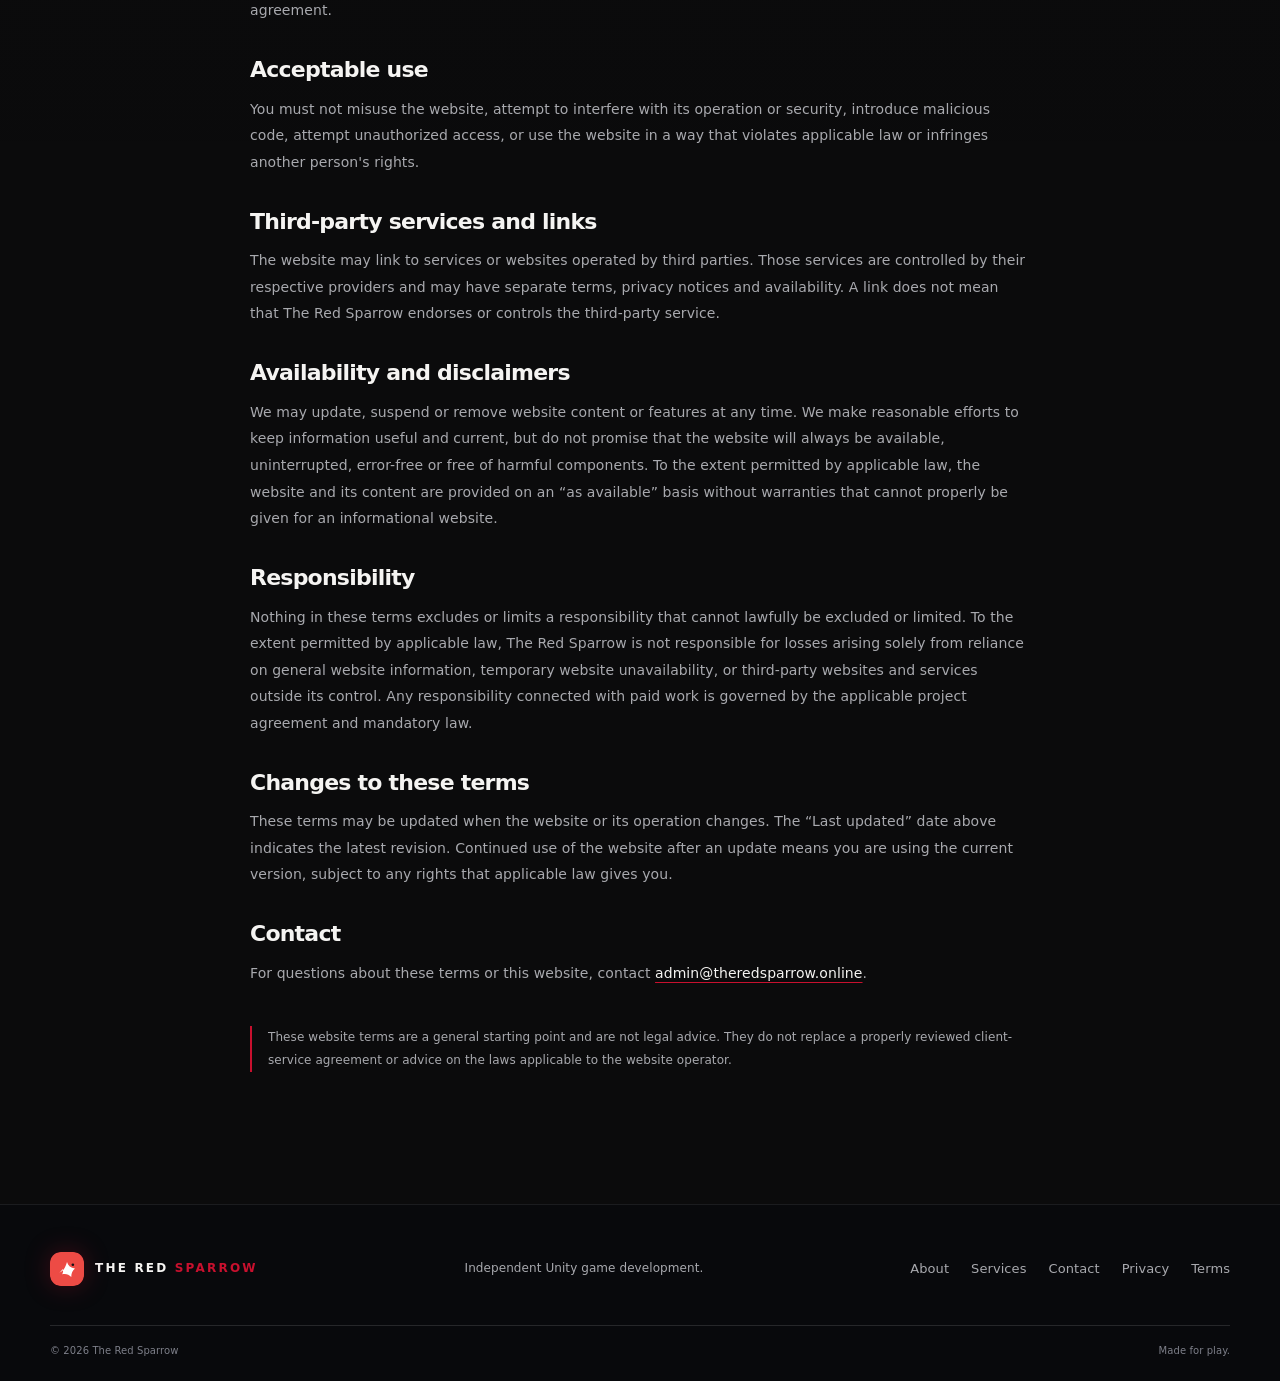
<file: terms.html>
<!doctype html>
<html lang="en">
<head>
  <link rel="describedby" href="https://theredsparrow.online/llms.txt" type="text/markdown">
  <meta charset="utf-8">
  <meta name="viewport" content="width=device-width, initial-scale=1">
  <meta name="theme-color" content="#101116">
  <meta name="description" content="Terms governing access to and use of The Red Sparrow website.">
  <link rel="canonical" href="https://theredsparrow.online/terms.html">
  <meta property="og:title" content="Terms of Use — The Red Sparrow">
  <meta property="og:description" content="Terms governing use of The Red Sparrow website.">
  <meta property="og:type" content="website">
  <meta property="og:url" content="https://theredsparrow.online/terms.html">
  <meta property="og:image" content="https://theredsparrow.online/og-image.png">
  <meta property="og:image:type" content="image/png">
  <meta property="og:image:width" content="1200">
  <meta property="og:image:height" content="630">
  <meta property="og:image:alt" content="The Red Sparrow — independent Unity game development">
  <meta property="og:site_name" content="The Red Sparrow">
  <meta name="twitter:card" content="summary_large_image">
  <meta name="twitter:title" content="Terms of Use — The Red Sparrow">
  <meta name="twitter:description" content="Terms governing use of The Red Sparrow website.">
  <meta name="twitter:image" content="https://theredsparrow.online/og-image.png">
  <title>Terms of Use — The Red Sparrow</title>
  <link rel="icon" href="favicon.svg" type="image/svg+xml">
  <link rel="stylesheet" href="styles.css?v=20261122-mobilefix">
</head>
<body>
  <a class="skip-link" href="#main">Skip to content</a>
  <header class="site-header">
    <div class="container nav-wrap">
      <a class="brand" href="/"><img class="brand-logo" src="favicon.svg" alt="" width="31" height="31"><span>THE RED <b>SPARROW</b></span></a>
      <nav aria-label="Main navigation">
        <a href="/">Home</a><a href="about.html">About</a><a href="services.html">Services</a><a href="contact.html">Contact</a>
      </nav>
    </div>
  </header>
  <main id="main">
    <section class="page-hero">
      <div class="container">
        <p class="eyebrow">THE DETAILS</p>
        <h1>Terms of <em>use.</em></h1>
        <p class="hero-copy">The basic terms for accessing and using The Red Sparrow website.</p>
      </div>
    </section>
    <section class="section">
      <div class="container content-narrow policy-copy">
        <p class="eyebrow">LAST UPDATED: 17 NOVEMBER 2026</p>

        <h2>About these terms</h2>
        <p>These terms apply to your access to and use of theredsparrow.online, including its public pages and materials. The Red Sparrow is the brand name used on this website for independent game-development activities. References to the brand do not, by themselves, identify a separately incorporated legal entity.</p>
        <p>By using this website, you agree to use it lawfully and in accordance with these terms. If you do not agree, please do not use the website.</p>

        <h2>Website information</h2>
        <p>This website provides general information about The Red Sparrow, its areas of work and how to make an enquiry. Website content is provided for general information only. It is not a quotation, offer, guarantee, technical specification or promise that a particular project can be completed.</p>
        <p>Service availability, technical feasibility, project scope, deliverables, responsibilities, fees and timelines are considered individually. No paid project begins or becomes binding merely because information appears on this website or an enquiry is submitted.</p>

        <h2>Separate project agreements</h2>
        <p>Any game-development or other professional services are subject to a separate written agreement or other expressly accepted project terms between the relevant parties. That agreement should set out the applicable scope, deliverables, fees, payment arrangements, milestones, asset responsibilities, intellectual-property rights, revisions, support and termination arrangements. If a separate project agreement conflicts with these website terms, the project agreement governs that project.</p>

        <h2>Intellectual property</h2>
        <p>Unless a page or asset states otherwise, the website's original text, visual presentation, branding and other original materials are owned by or used with permission by The Red Sparrow. You may view the website and share links to its public pages for personal or informational purposes. You must not copy, republish, modify, distribute, sell or commercially exploit website materials without prior permission from the relevant rights holder.</p>
        <p>Third-party names, software, tools, trademarks, models, images and other assets remain the property of their respective owners. Their appearance on this website does not imply endorsement or transfer of ownership. Rights in assets supplied for a client project are addressed separately in the relevant project agreement.</p>

        <h2>Acceptable use</h2>
        <p>You must not misuse the website, attempt to interfere with its operation or security, introduce malicious code, attempt unauthorized access, or use the website in a way that violates applicable law or infringes another person's rights.</p>

        <h2>Third-party services and links</h2>
        <p>The website may link to services or websites operated by third parties. Those services are controlled by their respective providers and may have separate terms, privacy notices and availability. A link does not mean that The Red Sparrow endorses or controls the third-party service.</p>

        <h2>Availability and disclaimers</h2>
        <p>We may update, suspend or remove website content or features at any time. We make reasonable efforts to keep information useful and current, but do not promise that the website will always be available, uninterrupted, error-free or free of harmful components. To the extent permitted by applicable law, the website and its content are provided on an “as available” basis without warranties that cannot properly be given for an informational website.</p>

        <h2>Responsibility</h2>
        <p>Nothing in these terms excludes or limits a responsibility that cannot lawfully be excluded or limited. To the extent permitted by applicable law, The Red Sparrow is not responsible for losses arising solely from reliance on general website information, temporary website unavailability, or third-party websites and services outside its control. Any responsibility connected with paid work is governed by the applicable project agreement and mandatory law.</p>

        <h2>Changes to these terms</h2>
        <p>These terms may be updated when the website or its operation changes. The “Last updated” date above indicates the latest revision. Continued use of the website after an update means you are using the current version, subject to any rights that applicable law gives you.</p>

        <h2>Contact</h2>
        <p>For questions about these terms or this website, contact <a href="mailto:admin@theredsparrow.online">admin@theredsparrow.online</a>.</p>

        <p class="small-note">These website terms are a general starting point and are not legal advice. They do not replace a properly reviewed client-service agreement or advice on the laws applicable to the website operator.</p>
      </div>
    </section>
  </main>
  <footer class="site-footer">
    <div class="container footer-top">
      <a class="brand" href="/"><img class="brand-logo" src="favicon.svg" alt="" width="31" height="31"><span>THE RED <b>SPARROW</b></span></a>
      <p>Independent Unity game development.</p>
      <div class="footer-links"><a href="about.html">About</a><a href="services.html">Services</a><a href="contact.html">Contact</a><a href="privacy.html">Privacy</a><a href="terms.html" aria-current="page">Terms</a></div>
    </div>
    <div class="container footer-bottom"><span>© <span id="year">2026</span> The Red Sparrow</span><span>Made for play.</span></div>
  </footer>
  <script>document.getElementById('year').textContent = new Date().getFullYear();</script>
<script src="/assets/motion.js" defer></script></body>
</html>
</file>
<file: styles.css>
:root{color-scheme:dark;--bg:#101116;--panel:#171920;--panel2:#1d2028;--text:#f4f2ee;--muted:#a4a5ad;--red:#ed4b45;--green:#4ade80;--error:#f18b83;--line:rgba(255,255,255,.11);--max:1160px}
*{box-sizing:border-box}html{scroll-behavior:smooth}body{margin:0;background:var(--bg);color:var(--text);font-family:system-ui,-apple-system,BlinkMacSystemFont,"Segoe UI",sans-serif;line-height:1.65;-webkit-font-smoothing:antialiased}a{color:inherit;text-decoration:none}a:focus-visible,button:focus-visible,input:focus-visible,select:focus-visible,textarea:focus-visible,[tabindex]:focus-visible{outline:2px solid var(--red);outline-offset:5px}.container{width:min(var(--max),calc(100% - 48px));margin-inline:auto}.skip-link{position:absolute;left:-9999px;top:12px;background:#fff;color:#111;padding:10px 14px;z-index:10}.skip-link:focus,.skip-link:focus-visible{left:12px}.site-header{height:82px;border-bottom:1px solid var(--line);position:relative;z-index:2;background:rgba(16,17,22,.94)}.nav-wrap{height:100%;display:flex;align-items:center;justify-content:space-between;gap:24px}.brand{display:inline-flex;align-items:center;gap:11px;font-family:system-ui,-apple-system,BlinkMacSystemFont,"Segoe UI",sans-serif;font-size:13px;font-weight:600;letter-spacing:2px;white-space:nowrap}.brand b{color:var(--red);font-weight:800}.brand-logo{display:block;width:31px;height:31px;flex:0 0 31px;border-radius:10px;object-fit:cover}.site-header nav{display:flex;gap:34px}.site-header nav a,.footer-links a{font-size:13px;color:var(--muted);transition:color .2s}.site-header nav a:hover,.site-header nav a.active,.site-header nav a[aria-current="page"],.footer-links a:hover{color:var(--text)}.hero{min-height:650px;display:flex;align-items:center;position:relative;overflow:hidden;border-bottom:1px solid var(--line);background:radial-gradient(ellipse at 78% 48%,rgba(237,75,69,.13),transparent 34%),linear-gradient(115deg,#101116 40%,#15151b)}.hero-inner{position:relative;z-index:1;padding-top:45px;padding-bottom:65px}.eyebrow{font-size:10px;letter-spacing:2.2px;font-weight:700;color:var(--red);margin:0 0 24px}.eyebrow span{display:inline-block;width:7px;height:7px;border-radius:50%;background:var(--red);margin-right:9px}.hero h1,.page-hero h1{font:800 clamp(52px,8vw,100px)/.99 system-ui,-apple-system,BlinkMacSystemFont,"Segoe UI",sans-serif;letter-spacing:-5px;margin:0;max-width:850px}.hero h1 em,.page-hero h1 em,h2 em{font-style:normal;color:var(--red)}.hero-copy{max-width:520px;color:var(--muted);font-size:16px;line-height:1.8;margin:28px 0 30px}.hero-actions{display:flex;align-items:center;gap:28px;flex-wrap:wrap}.button{min-height:50px;display:inline-flex;align-items:center;justify-content:center;gap:22px;padding:0 21px;font-size:12px;font-weight:700;transition:transform .2s,background .2s}.button:hover{transform:translateY(-2px)}.button-primary{background:var(--red);color:#101116}.button-primary:hover{background:#ff5b54}.button-light{background:#f3f0eb;color:#17171b}.button-light:hover{background:#fff}.text-link,.under-link{font-size:12px;font-weight:700}.text-link span,.under-link span{color:var(--red);margin-left:8px}.hero-note{display:flex;align-items:center;gap:13px;margin-top:88px;color:#777983;font-size:9px;letter-spacing:2px}.note-line{width:38px;height:1px;background:var(--red)}.hero-orbit{position:absolute;border:1px solid rgba(237,75,69,.17);border-radius:50%;pointer-events:none}.orbit-one{width:510px;height:510px;right:7%;top:50%;transform:translateY(-50%)}.orbit-two{width:370px;height:370px;right:calc(7% + 70px);top:50%;transform:translateY(-50%)}.hero-spark{position:absolute;right:22%;top:27%;font-size:65px;color:var(--red);opacity:.8}.section{padding:110px 0}.intro-grid,.contact-grid{display:grid;grid-template-columns:1fr 1fr;gap:80px;align-items:start}h2{font:800 clamp(34px,4vw,53px)/1.12 system-ui,-apple-system,BlinkMacSystemFont,"Segoe UI",sans-serif;letter-spacing:-2px;margin:0 0 22px}.section-copy{color:var(--muted);font-size:15px;line-height:1.9;margin:0 0 25px}.under-link{display:inline-block;border-bottom:1px solid var(--line);padding-bottom:9px}.services-strip{padding:100px 0 115px;background:#15171e;border-top:1px solid var(--line);border-bottom:1px solid var(--line)}.section-heading{display:flex;align-items:end;justify-content:space-between;margin-bottom:48px;gap:30px}.section-heading .eyebrow{margin-bottom:17px}.section-heading h2{margin:0}.service-grid{display:grid;grid-template-columns:repeat(4,1fr);gap:13px}.service-card{position:relative;min-height:250px;padding:26px 22px;background:#1b1e26;border:1px solid var(--line);transition:transform .2s,border-color .2s}.service-card:hover{transform:translateY(-4px);border-color:rgba(237,75,69,.5)}.card-number{position:absolute;right:20px;top:19px;color:#737681;font-size:10px}.service-icon{font-size:27px;color:var(--red);margin:15px 0 25px}.service-card h3{font:700 17px system-ui,-apple-system,BlinkMacSystemFont,"Segoe UI",sans-serif;margin:0 0 12px}.service-card p{font-size:12px;line-height:1.8;color:var(--muted);margin:0}.closing-cta{padding:82px 0;background:var(--red)}.cta-inner{display:flex;justify-content:space-between;align-items:center;gap:35px}.closing-cta .eyebrow{color:rgba(255,255,255,.75)}.closing-cta h2{font-size:clamp(36px,5vw,58px);margin:0}.closing-cta h2 em{color:#252027}.site-footer{padding:36px 0 20px;background:#0c0d11}.footer-top{display:flex;align-items:center;justify-content:space-between;gap:25px;padding-bottom:30px}.footer-top>p{font-size:12px;color:var(--muted)}.footer-links{display:flex;gap:22px}.footer-bottom{border-top:1px solid var(--line);padding-top:17px;display:flex;justify-content:space-between;color:#7d7f89;font-size:10px}.page-hero{padding:105px 0 95px;border-bottom:1px solid var(--line);background:radial-gradient(ellipse at 80% 45%,rgba(237,75,69,.1),transparent 36%)}.page-hero h1{font-size:clamp(50px,7vw,82px)}.page-hero .hero-copy{margin-bottom:0}.content-narrow{max-width:780px}.content-narrow .eyebrow{margin-bottom:18px}.content-narrow .section-copy{margin-top:25px}.content-narrow .button{margin-top:18px}.service-list{max-width:900px}.service-row{display:grid;grid-template-columns:55px 1fr 30px;gap:25px;padding:34px 0;border-bottom:1px solid var(--line);align-items:start}.service-row:first-child{border-top:1px solid var(--line)}.row-num{font-size:11px;color:var(--red);padding-top:7px}.service-row h2{font-size:25px;letter-spacing:-.8px;margin:0 0 10px}.service-row p{color:var(--muted);font-size:14px;max-width:650px;margin:0}.row-symbol{color:var(--red);font-size:20px}.contact-grid{gap:60px}.contact-methods{display:grid;gap:13px}.contact-card{position:relative;padding:25px 55px 25px 25px;border:1px solid var(--line);background:var(--panel);display:grid;gap:9px;transition:border-color .2s}.contact-card:hover{border-color:var(--red)}.contact-card span{font-size:9px;letter-spacing:1.8px;color:var(--red);font-weight:700}.contact-card strong{font-size:clamp(14px,2vw,18px);font-weight:600;overflow-wrap:anywhere}.contact-card b{position:absolute;right:24px;top:36px;color:var(--red)}.policy-copy h2{font-size:22px;letter-spacing:-.5px;margin:34px 0 10px}.policy-copy p{font-size:14px;color:var(--muted);line-height:1.9}.policy-copy a{color:var(--text);text-decoration:underline;text-decoration-color:var(--red);text-underline-offset:4px}.policy-copy .small-note{border-left:2px solid var(--red);padding-left:16px;margin-top:40px;font-size:12px}.error-page{min-height:100vh;display:flex;align-items:center;background:radial-gradient(ellipse at 75% 40%,rgba(237,75,69,.13),transparent 35%)}.error-page .brand{position:absolute;top:35px}.error-page .eyebrow{margin-top:80px}.error-page h1{font:800 clamp(55px,9vw,100px)/1 system-ui,-apple-system,BlinkMacSystemFont,"Segoe UI",sans-serif;letter-spacing:-5px}.error-page h1 em{font-style:normal;color:var(--red)}@media(max-width:800px){.container{width:min(var(--max),calc(100% - 36px))}.site-header{height:auto;min-height:76px}.nav-wrap{padding:17px 0;align-items:flex-start;flex-direction:column;gap:14px}.site-header nav{width:100%;gap:0;justify-content:space-between}.site-header nav a{font-size:12px}.hero{min-height:610px}.hero h1,.page-hero h1{letter-spacing:-3px}.orbit-one{right:-230px}.orbit-two{right:-160px}.hero-spark{right:12%;top:20%}.intro-grid,.contact-grid{grid-template-columns:1fr;gap:30px}.section{padding:75px 0}.services-strip{padding:75px 0}.service-grid{grid-template-columns:repeat(2,1fr)}.footer-top{flex-wrap:wrap}.footer-top>p{order:3;width:100%;margin:0}.footer-links{gap:15px}.page-hero{padding:75px 0}.section-heading{align-items:start;flex-direction:column}.cta-inner{align-items:flex-start;flex-direction:column}.closing-cta{padding:65px 0}}@media(max-width:480px){.hero h1{font-size:54px}.hero-copy{font-size:14px}.hero-note{margin-top:65px}.service-grid{grid-template-columns:1fr}.service-card{min-height:205px}.footer-top{align-items:flex-start;flex-direction:column}.footer-links{flex-wrap:wrap}.footer-bottom{gap:10px;flex-wrap:wrap}.service-row{grid-template-columns:30px 1fr 20px;gap:13px}.service-row h2{font-size:21px}.contact-card{padding:22px 42px 22px 18px}.contact-card b{right:16px}.page-hero h1{font-size:52px}}
@media(prefers-reduced-motion:reduce){html{scroll-behavior:auto}*,*::before,*::after{transition:none!important;animation:none!important}}
.admin-page-image{margin:30px 0 0;max-width:760px}.admin-page-image img{display:block;width:100%;height:auto;max-height:560px;object-fit:cover;border:1px solid var(--line)}.preview-image{display:block;width:100%;height:auto;max-height:180px;object-fit:cover;margin:18px 0;border:1px solid var(--line)}.selected-image-preview{display:flex;align-items:center;gap:12px;margin:10px 0}.selected-image-preview img{width:120px;height:80px;object-fit:cover;border:1px solid var(--line)}.field-optional{font-size:10px;color:var(--muted)}

.showcase-section{border-top:1px solid var(--line);border-bottom:1px solid var(--line);background:#15171e}.showcase-grid{display:grid;grid-template-columns:repeat(3,minmax(0,1fr));gap:16px}.showcase-card{min-width:0;border:1px solid var(--line);background:#1b1e26}.showcase-card>a{display:block;color:inherit}.showcase-card img{display:block;width:100%;aspect-ratio:16/9;object-fit:cover;background:#101116}.showcase-card-copy{padding:18px}.showcase-card h3{font-size:17px;margin:0 0 8px}.showcase-card p{font-size:12px;line-height:1.8;color:var(--muted);margin:0}.showcase-card a:hover h3{color:var(--red)}@media(max-width:800px){.showcase-grid{grid-template-columns:repeat(2,minmax(0,1fr))}}@media(max-width:480px){.showcase-grid{grid-template-columns:1fr}}

.contact-form{display:grid;gap:10px;padding:24px;border:1px solid var(--line);background:var(--panel);border-radius:10px}.contact-form>label{font-size:12px;color:var(--text);font-weight:600}.contact-form label span{color:var(--muted);font-weight:400}.contact-form input:not([type=checkbox]),.contact-form textarea{width:100%;padding:12px;border:1px solid var(--line);border-radius:6px;background:#111319;color:var(--text);font:inherit}.contact-form textarea{resize:vertical}.contact-consent{display:flex!important;align-items:flex-start;gap:9px;font-size:11px!important;line-height:1.6;color:var(--muted)!important}.contact-consent input{margin-top:3px}.contact-form button:disabled{opacity:.6;cursor:wait}.contact-form-status{min-height:20px;margin:0;font-size:12px}.contact-form-status[data-state="ok"]{color:var(--green)}.contact-form-status[data-state="error"]{color:var(--error)}.trs-site-announcement{padding:10px 16px;text-align:center;background:#272027;color:#fff;font:600 13px/1.5 system-ui,sans-serif}.contact-fallback{font-size:11px;color:var(--muted);margin-top:12px}.contact-fallback a{color:var(--text);text-decoration:underline;text-underline-offset:3px}


/* UI/UX refresh — November 2026 */
:root{
  --bg:#0d0e12;
  --panel:#15171e;
  --panel2:#1b1e27;
  --text:#f7f5f1;
  --muted:#a6a7b0;
  --red:#f05249;
  --line:rgba(255,255,255,.105);
  --max:1180px;
}
html{scroll-padding-top:96px}
body{background:var(--bg);letter-spacing:.005em}
::selection{background:rgba(240,82,73,.35);color:#fff}
.container{width:min(var(--max),calc(100% - 56px))}
.site-header{
  position:sticky;top:0;height:76px;
  background:rgba(13,14,18,.82);
  border-bottom-color:rgba(255,255,255,.075);
  backdrop-filter:blur(18px);-webkit-backdrop-filter:blur(18px);
}
.nav-wrap{gap:30px}
.brand{font-size:12px;letter-spacing:2.15px}
.brand-logo{width:34px;height:34px;flex-basis:34px;border-radius:11px}
.site-header nav{gap:30px}
.site-header nav a{position:relative;padding:10px 0;font-size:12px}
.site-header nav a::after{
  content:"";position:absolute;left:0;right:100%;bottom:2px;height:1px;
  background:var(--red);transition:right .22s ease
}
.site-header nav a:hover::after,.site-header nav a[aria-current="page"]::after{right:0}
.hero{
  min-height:700px;
  background:
    radial-gradient(ellipse at 76% 48%,rgba(240,82,73,.16),transparent 31%),
    radial-gradient(ellipse at 58% 100%,rgba(255,255,255,.035),transparent 45%),
    linear-gradient(120deg,#0d0e12 35%,#14151b 100%);
}
.hero-inner{padding-top:58px;padding-bottom:74px}
.eyebrow{font-size:10px;letter-spacing:2.5px;margin-bottom:26px}
.hero h1,.page-hero h1{
  font-size:clamp(58px,8.4vw,106px);
  line-height:.96;letter-spacing:-.065em;
  text-wrap:balance;
}
.hero-copy{max-width:540px;font-size:16px;line-height:1.85;margin:30px 0 34px}
.button{
  min-height:52px;padding:0 23px;border-radius:4px;
  letter-spacing:.015em;transition:transform .22s ease,background .22s ease,box-shadow .22s ease
}
.button-primary{box-shadow:0 8px 28px rgba(240,82,73,.13)}
.button-primary:hover{box-shadow:0 12px 34px rgba(240,82,73,.24)}
.text-link,.under-link{min-height:44px;display:inline-flex;align-items:center}
.hero-note{margin-top:94px}
.hero-orbit{border-color:rgba(240,82,73,.2);box-shadow:0 0 70px rgba(240,82,73,.035) inset}
.orbit-one{width:560px;height:560px;right:5%}
.orbit-two{width:390px;height:390px;right:calc(5% + 85px)}
.hero-spark{font-size:58px;text-shadow:0 0 35px rgba(240,82,73,.4)}
.section{padding:120px 0}
h2{font-size:clamp(36px,4.2vw,56px);letter-spacing:-.055em;line-height:1.08}
.section-copy{font-size:15px;line-height:1.95}
.services-strip{padding:112px 0 122px;background:linear-gradient(180deg,#14161d,#111319)}
.section-heading{margin-bottom:52px}
.service-grid{gap:14px}
.service-card{
  min-height:270px;padding:27px 24px;border-radius:5px;
  background:linear-gradient(145deg,#1a1d25,#15171e);
  box-shadow:0 12px 32px rgba(0,0,0,.12)
}
.service-card:hover{transform:translateY(-6px);border-color:rgba(240,82,73,.55)}
.service-icon{
  display:grid;place-items:center;width:48px;height:48px;
  margin:13px 0 27px;border:1px solid rgba(240,82,73,.27);
  border-radius:14px;background:rgba(240,82,73,.07);font-size:23px
}
.service-card h3{font-size:16px;letter-spacing:-.02em}
.service-card p{font-size:12px;line-height:1.9}
.closing-cta{
  position:relative;overflow:hidden;
  background:linear-gradient(115deg,#e94c45,#f05b4e 65%,#d83d39)
}
.closing-cta::after{
  content:"";position:absolute;width:420px;height:420px;right:-100px;top:-240px;
  border:1px solid rgba(255,255,255,.22);border-radius:50%;
  box-shadow:0 0 0 48px rgba(255,255,255,.035),0 0 0 96px rgba(255,255,255,.025);
  pointer-events:none
}
.cta-inner{position:relative;z-index:1}
.site-footer{padding:42px 0 22px}
.footer-top{padding-bottom:34px}
.footer-links a{min-height:40px;display:inline-flex;align-items:center}
.page-hero{
  padding:116px 0 102px;
  background:
    radial-gradient(ellipse at 82% 38%,rgba(240,82,73,.14),transparent 34%),
    linear-gradient(120deg,#0d0e12,#13151b)
}
.page-hero h1{font-size:clamp(54px,7.3vw,88px)}
.page-hero .hero-copy{max-width:590px}
.service-row{padding:38px 0}
.service-row h2{font-size:26px}
.contact-card{border-radius:5px}
.contact-form{border-radius:5px}
.policy-copy h2{letter-spacing:-.035em}
.error-page{background:radial-gradient(ellipse at 76% 40%,rgba(240,82,73,.16),transparent 35%)}
@media(max-width:800px){
  .container{width:calc(100% - 40px)}
  .site-header{height:auto;min-height:76px}
  .nav-wrap{padding:15px 0 10px}
  .site-header nav{gap:8px}
  .site-header nav a{min-height:40px;display:flex;align-items:center;padding:5px 2px}
  .hero{min-height:650px}
  .hero h1{font-size:clamp(56px,10vw,78px)}
  .orbit-one{right:-280px}
  .orbit-two{right:-190px}
  .section{padding:84px 0}
  .services-strip{padding:84px 0}
  .page-hero{padding:88px 0 78px}
  .footer-links{flex-wrap:wrap}
}
@media(max-width:480px){
  .container{width:calc(100% - 36px)}
  .brand{font-size:11px;letter-spacing:1.8px}
  .site-header nav a{font-size:11px}
  .hero{min-height:620px}
  .hero h1{font-size:clamp(48px,13vw,62px);letter-spacing:-.06em}
  .hero-copy{font-size:14px}
  .hero-note{margin-top:72px;font-size:8px;letter-spacing:1.6px}
  .hero-spark{right:8%;top:17%;font-size:45px}
  .section{padding:72px 0}
  .services-strip{padding:72px 0}
  .service-card{min-height:215px;padding:24px 20px}
  .page-hero{padding:74px 0 68px}
  .page-hero h1{font-size:clamp(48px,13vw,62px)}
  .footer-links{gap:10px 17px}
  .closing-cta{padding:64px 0}
}
@media(prefers-reduced-motion:reduce){
  .site-header nav a::after{transition:none}
}


/* IMMERSIVE MOTION SYSTEM — November 2026 */
:root{
  --bg:#090a0d;--panel:#111319;--panel2:#191c24;--text:#f5f4f2;
  --muted:#a8a9ae;--red:#c8102e;--line:rgba(255,255,255,.12);
  --smoke:#8a8d93;--jet:#0b0b0c;
  --motion-x:50vw;--motion-y:35vh;
}
html{scroll-padding-top:92px}
body{background:var(--jet);isolation:isolate}
body::before{
  content:"";position:fixed;inset:0;z-index:-2;pointer-events:none;
  background:
    radial-gradient(ellipse at var(--motion-x) var(--motion-y),rgba(200,16,46,.105),transparent 34%),
    radial-gradient(ellipse at 12% 80%,rgba(138,141,147,.055),transparent 38%),
    linear-gradient(135deg,#0b0b0c 0%,#101116 52%,#0b0c10 100%);
  transition:background-position .25s ease;
}
body::after{
  content:"";position:fixed;inset:0;z-index:-1;pointer-events:none;opacity:.15;
  background-image:linear-gradient(rgba(255,255,255,.035) 1px,transparent 1px),linear-gradient(90deg,rgba(255,255,255,.035) 1px,transparent 1px);
  background-size:64px 64px;
  mask-image:linear-gradient(to bottom,black,transparent 80%);
}
.motion-progress{position:fixed;z-index:1000;left:0;top:0;height:2px;width:100%;transform-origin:left;transform:scaleX(0);background:linear-gradient(90deg,#8f0b22,#c8102e,#f45b70);box-shadow:0 0 16px rgba(200,16,46,.55);pointer-events:none}
.motion-canvas{position:fixed;inset:0;width:100%;height:100%;z-index:-1;pointer-events:none;opacity:.56}
.site-header{
  position:sticky;top:0;height:78px;z-index:50;
  background:rgba(9,10,13,.72);backdrop-filter:blur(22px) saturate(135%);
  -webkit-backdrop-filter:blur(22px) saturate(135%);
  border-bottom:1px solid rgba(255,255,255,.08);
  transition:background .3s ease,border-color .3s ease,box-shadow .3s ease
}
.site-header.is-scrolled{background:rgba(9,10,13,.92);border-color:rgba(200,16,46,.22);box-shadow:0 12px 40px rgba(0,0,0,.22)}
.brand{letter-spacing:2.2px}
.brand-logo{filter:drop-shadow(0 0 12px rgba(200,16,46,.28))}
.site-header nav a{position:relative;padding:8px 0}
.site-header nav a::after{content:"";position:absolute;left:0;right:100%;bottom:0;height:1px;background:var(--red);transition:right .3s ease}
.site-header nav a:hover::after,.site-header nav a[aria-current=page]::after{right:0}
.hero{
  min-height:min(850px,calc(100svh - 78px));border-bottom:1px solid rgba(255,255,255,.08);
  background:
    radial-gradient(ellipse at 76% 46%,rgba(200,16,46,.2),transparent 29%),
    radial-gradient(ellipse at 83% 65%,rgba(138,141,147,.11),transparent 35%),
    linear-gradient(115deg,#0b0b0c 30%,#111319 100%);
}
.hero::before{
  content:"";position:absolute;width:min(62vw,760px);aspect-ratio:1;right:-5%;top:50%;
  transform:translateY(-50%);border-radius:50%;
  background:conic-gradient(from 20deg,transparent 0 17%,rgba(200,16,46,.08) 24%,transparent 34%,rgba(255,255,255,.055) 48%,transparent 63%,rgba(200,16,46,.14) 78%,transparent 88%);
  filter:blur(1px);animation:hero-wheel 34s linear infinite;pointer-events:none
}
.hero::after{
  content:"";position:absolute;width:min(47vw,570px);aspect-ratio:1;right:2%;top:50%;
  transform:translateY(-50%);border-radius:50%;border:1px solid rgba(255,255,255,.12);
  box-shadow:0 0 0 42px rgba(255,255,255,.018),0 0 0 92px rgba(200,16,46,.025),inset 0 0 90px rgba(200,16,46,.06);
  animation:hero-breathe 8s ease-in-out infinite;pointer-events:none
}
.hero-inner{padding-top:75px;padding-bottom:75px}
.hero h1,.page-hero h1{font-weight:650;letter-spacing:-.075em;text-shadow:0 8px 45px rgba(0,0,0,.24)}
.hero h1 em,.page-hero h1 em,h2 em{color:#e22b49}
.hero-copy{max-width:560px}
.hero-orbit{z-index:0;border-color:rgba(226,43,73,.24);box-shadow:0 0 80px rgba(200,16,46,.045) inset}
.orbit-one{width:min(54vw,650px);height:min(54vw,650px);right:4%;animation:orbit-turn 42s linear infinite}
.orbit-two{width:min(38vw,455px);height:min(38vw,455px);right:calc(4% + 98px);border-style:dashed;animation:orbit-turn 54s linear infinite reverse}
.hero-spark{color:#ef4a63;text-shadow:0 0 35px rgba(200,16,46,.8);animation:spark-float 5s ease-in-out infinite}
.eyebrow{color:#ef536b}
.button{border-radius:3px;position:relative;overflow:hidden}
.button-primary{background:linear-gradient(110deg,#a90d29,#d51b3b);color:#fff;box-shadow:0 10px 36px rgba(200,16,46,.2)}
.button-primary::after{content:"";position:absolute;inset:0;transform:translateX(-120%);background:linear-gradient(100deg,transparent,rgba(255,255,255,.2),transparent);transition:transform .65s ease}
.button-primary:hover::after{transform:translateX(120%)}
.button-primary:hover{background:#d21b3c;box-shadow:0 14px 42px rgba(200,16,46,.32)}
.button-light{border-radius:3px}
.section{position:relative}
.section:nth-of-type(even){background:linear-gradient(180deg,rgba(255,255,255,.012),transparent 65%)}
.services-strip,.showcase-section{
  background:linear-gradient(140deg,rgba(24,26,33,.96),rgba(13,14,18,.96));
  position:relative;overflow:hidden
}
.services-strip::before,.showcase-section::before{
  content:"";position:absolute;width:560px;height:560px;left:-360px;top:5%;
  border-radius:50%;border:1px solid rgba(200,16,46,.14);
  box-shadow:0 0 0 55px rgba(200,16,46,.025),0 0 0 110px rgba(255,255,255,.012);
  pointer-events:none
}
.service-card,.showcase-card,.contact-card,.contact-form{
  border:1px solid rgba(255,255,255,.1);
  background:linear-gradient(145deg,rgba(30,32,40,.82),rgba(15,17,23,.94));
  box-shadow:0 18px 50px rgba(0,0,0,.18);
  backdrop-filter:blur(12px);
  transition:transform .45s cubic-bezier(.2,.8,.2,1),border-color .35s ease,box-shadow .4s ease
}
.service-card{border-radius:5px;overflow:hidden}
.service-card::before{
  content:"";position:absolute;inset:0 0 auto;height:2px;transform:scaleX(0);transform-origin:left;
  background:linear-gradient(90deg,var(--red),#f56a7d);transition:transform .45s ease
}
.service-card:hover::before{transform:scaleX(1)}
.service-card:hover,.showcase-card:hover{
  transform:translateY(-9px);border-color:rgba(226,43,73,.48);
  box-shadow:0 25px 65px rgba(0,0,0,.32),0 0 35px rgba(200,16,46,.07)
}
.service-icon{border-radius:12px;background:rgba(200,16,46,.1);border-color:rgba(200,16,46,.3)}
.page-hero{
  position:relative;overflow:hidden;
  background:
    radial-gradient(ellipse at 78% 45%,rgba(200,16,46,.18),transparent 32%),
    linear-gradient(125deg,#0b0b0c,#14161d)
}
.page-hero::after{
  content:"";position:absolute;width:440px;height:440px;right:-170px;top:-220px;border:1px solid rgba(200,16,46,.2);border-radius:50%;
  box-shadow:0 0 0 48px rgba(200,16,46,.025),0 0 0 96px rgba(255,255,255,.015);pointer-events:none
}
.service-row{transition:padding .3s ease,border-color .3s ease}
.service-row:hover{padding-left:12px;border-color:rgba(200,16,46,.42)}
.service-row h2{transition:color .25s ease}
.service-row:hover h2{color:#f06a7d}
.contact-card:hover{transform:translateY(-4px);box-shadow:0 18px 45px rgba(200,16,46,.09)}
.contact-form{border-radius:6px}
.contact-form input:not([type=checkbox]),.contact-form textarea{background:rgba(5,6,9,.7);border-color:rgba(255,255,255,.13);transition:border-color .25s,box-shadow .25s}
.contact-form input:focus,.contact-form textarea:focus{border-color:rgba(226,43,73,.7);box-shadow:0 0 0 3px rgba(200,16,46,.1);outline:0}
.closing-cta{background:linear-gradient(115deg,#920d25,#c8102e 62%,#e52c4b)}
.site-footer{border-top:1px solid rgba(255,255,255,.08);background:#08090c}
.motion-ready [data-motion=reveal]{opacity:0;transform:translateY(26px);transition:opacity .8s ease,transform .8s cubic-bezier(.2,.75,.25,1)}
.motion-ready [data-motion=reveal].is-visible{opacity:1;transform:translateY(0)}
.motion-ready [data-motion=stagger]>*{opacity:0;transform:translateY(22px);transition:opacity .65s ease,transform .65s cubic-bezier(.2,.75,.25,1)}
.motion-ready [data-motion=stagger].is-visible>*{opacity:1;transform:translateY(0)}
.motion-ready [data-motion=stagger].is-visible>*:nth-child(2){transition-delay:.08s}
.motion-ready [data-motion=stagger].is-visible>*:nth-child(3){transition-delay:.16s}
.motion-ready [data-motion=stagger].is-visible>*:nth-child(4){transition-delay:.24s}
@keyframes hero-wheel{to{transform:translateY(-50%) rotate(360deg)}}
@keyframes hero-breathe{0%,100%{opacity:.55;scale:.96}50%{opacity:1;scale:1.04}}
@keyframes orbit-turn{to{rotate:360deg}}
@keyframes spark-float{0%,100%{translate:0 0;rotate:0}50%{translate:0 -14px;rotate:22deg}}
@media(max-width:800px){
  .site-header{min-height:72px}
  .hero{min-height:calc(88svh - 72px)}
  .hero::before{width:90vw;right:-40vw;opacity:.8}
  .hero::after{width:70vw;right:-22vw}
  .orbit-one{width:78vw;height:78vw;right:-38vw;top:58%}
  .orbit-two{width:55vw;height:55vw;right:-25vw;top:58%}
  .hero-spark{right:12%;top:20%}
  .motion-canvas{opacity:.35}
}
@media(max-width:480px){
  .hero{min-height:660px}
  .hero-inner{padding-top:55px;padding-bottom:58px}
  .hero h1{font-size:clamp(48px,13vw,62px)}
  .hero::before{width:120vw;right:-70vw;top:58%}
  .hero::after{width:88vw;right:-45vw;top:58%}
  .hero-note{margin-top:64px}
  .service-card:hover,.showcase-card:hover{transform:translateY(-3px)}
  .service-row:hover{padding-left:0}
}
@media(prefers-reduced-motion:reduce){
  body::before,.hero::before,.hero::after,.hero-orbit,.hero-spark{animation:none!important}
  .motion-ready [data-motion=reveal],.motion-ready [data-motion=stagger]>*{opacity:1!important;transform:none!important;transition:none!important}
  .motion-canvas{display:none}
}


/* Mobile header height fix — keep navigation in normal document flow */
@media(max-width:800px){
  .site-header{
    height:auto!important;
    min-height:0;
    position:sticky;
    top:0;
  }
  .site-header .nav-wrap{
    height:auto;
    min-height:0;
    padding:17px 0;
    align-items:flex-start;
    flex-direction:column;
    gap:14px;
  }
  .site-header nav{
    position:static;
    display:flex;
    width:100%;
    min-height:24px;
    align-items:center;
    justify-content:space-between;
    gap:12px;
    margin:0;
  }
  .site-header nav a{
    display:inline-flex;
    align-items:center;
    min-height:24px;
    line-height:1.4;
    white-space:nowrap;
  }
}


/* CINEMATIC SCROLL EXPERIENCE — reference-inspired motion pass */
:root{
  --trs-gold:#d9b46a;
  --trs-gold-soft:rgba(217,180,106,.18);
}
body::before{
  background:
    radial-gradient(ellipse at var(--motion-x) var(--motion-y),rgba(217,180,106,.12),transparent 32%),
    radial-gradient(ellipse at 12% 80%,rgba(138,141,147,.055),transparent 38%),
    linear-gradient(135deg,#090a0d 0%,#101116 52%,#090a0d 100%);
}
.hero{
  isolation:isolate;
  background:
    radial-gradient(ellipse at 76% 46%,rgba(200,16,46,.18),transparent 29%),
    radial-gradient(ellipse at 18% 8%,rgba(217,180,106,.13),transparent 30%),
    linear-gradient(115deg,#090a0d 30%,#111319 100%);
}
.hero::before{
  width:min(70vw,850px);
  background:conic-gradient(from 20deg,transparent 0 17%,rgba(217,180,106,.12) 24%,transparent 34%,rgba(255,255,255,.055) 48%,transparent 63%,rgba(200,16,46,.14) 78%,transparent 88%);
  filter:blur(2px);
}
.hero::after{
  border-color:rgba(217,180,106,.18);
  box-shadow:0 0 0 42px rgba(255,255,255,.018),0 0 0 92px rgba(217,180,106,.025),inset 0 0 90px rgba(217,180,106,.055);
}
.hero h1,.page-hero h1{
  animation:trs-title-arrive 1.15s cubic-bezier(.18,.72,.2,1) both;
}
.hero .eyebrow{animation:trs-rise .8s .08s both}
.hero .hero-copy{animation:trs-rise .9s .2s both}
.hero .hero-actions{animation:trs-rise .9s .32s both}
.hero .hero-note{animation:trs-rise .9s .48s both}
.hero h1 em,.page-hero h1 em,h2 em{
  background:linear-gradient(105deg,#f0d59a 0%,#d9b46a 48%,#e22b49 100%);
  -webkit-background-clip:text;background-clip:text;color:transparent;
}
.hero-orbit{border-color:rgba(217,180,106,.24)}
.orbit-two{border-color:rgba(217,180,106,.22)}
.hero-spark{color:var(--trs-gold);text-shadow:0 0 36px rgba(217,180,106,.65)}
.motion-progress{
  background:linear-gradient(90deg,#8f0b22,#c8102e,#d9b46a);
  box-shadow:0 0 16px rgba(217,180,106,.38)
}
.service-card,.showcase-card,.contact-card{
  transform-style:preserve-3d;
  will-change:transform;
}
.service-card::after,.showcase-card::after{
  content:"";position:absolute;inset:0;pointer-events:none;opacity:0;
  background:linear-gradient(120deg,transparent 20%,rgba(217,180,106,.08) 48%,transparent 72%);
  transform:translateX(-110%);transition:transform .8s ease,opacity .3s ease;
}
.service-card:hover::after,.showcase-card:hover::after{opacity:1;transform:translateX(110%)}
.section .eyebrow{color:var(--trs-gold)}
.service-icon{color:var(--trs-gold);border-color:rgba(217,180,106,.28);background:rgba(217,180,106,.07)}
.card-number{color:var(--trs-gold)}
.service-card:hover,.showcase-card:hover{border-color:rgba(217,180,106,.42)}
.under-link span,.text-link span{color:var(--trs-gold)}
@keyframes trs-title-arrive{
  from{opacity:0;transform:translate3d(0,34px,0);filter:blur(8px)}
  to{opacity:1;transform:translate3d(0,0,0);filter:blur(0)}
}
@keyframes trs-rise{
  from{opacity:0;transform:translate3d(0,18px,0)}
  to{opacity:1;transform:translate3d(0,0,0)}
}
@media(max-width:800px){
  .hero::before{opacity:.65}
  .hero::after{border-color:rgba(217,180,106,.14)}
}
@media(prefers-reduced-motion:reduce){
  .hero h1,.page-hero h1,.hero .eyebrow,.hero .hero-copy,.hero .hero-actions,.hero .hero-note{animation:none!important}
}
</file>
